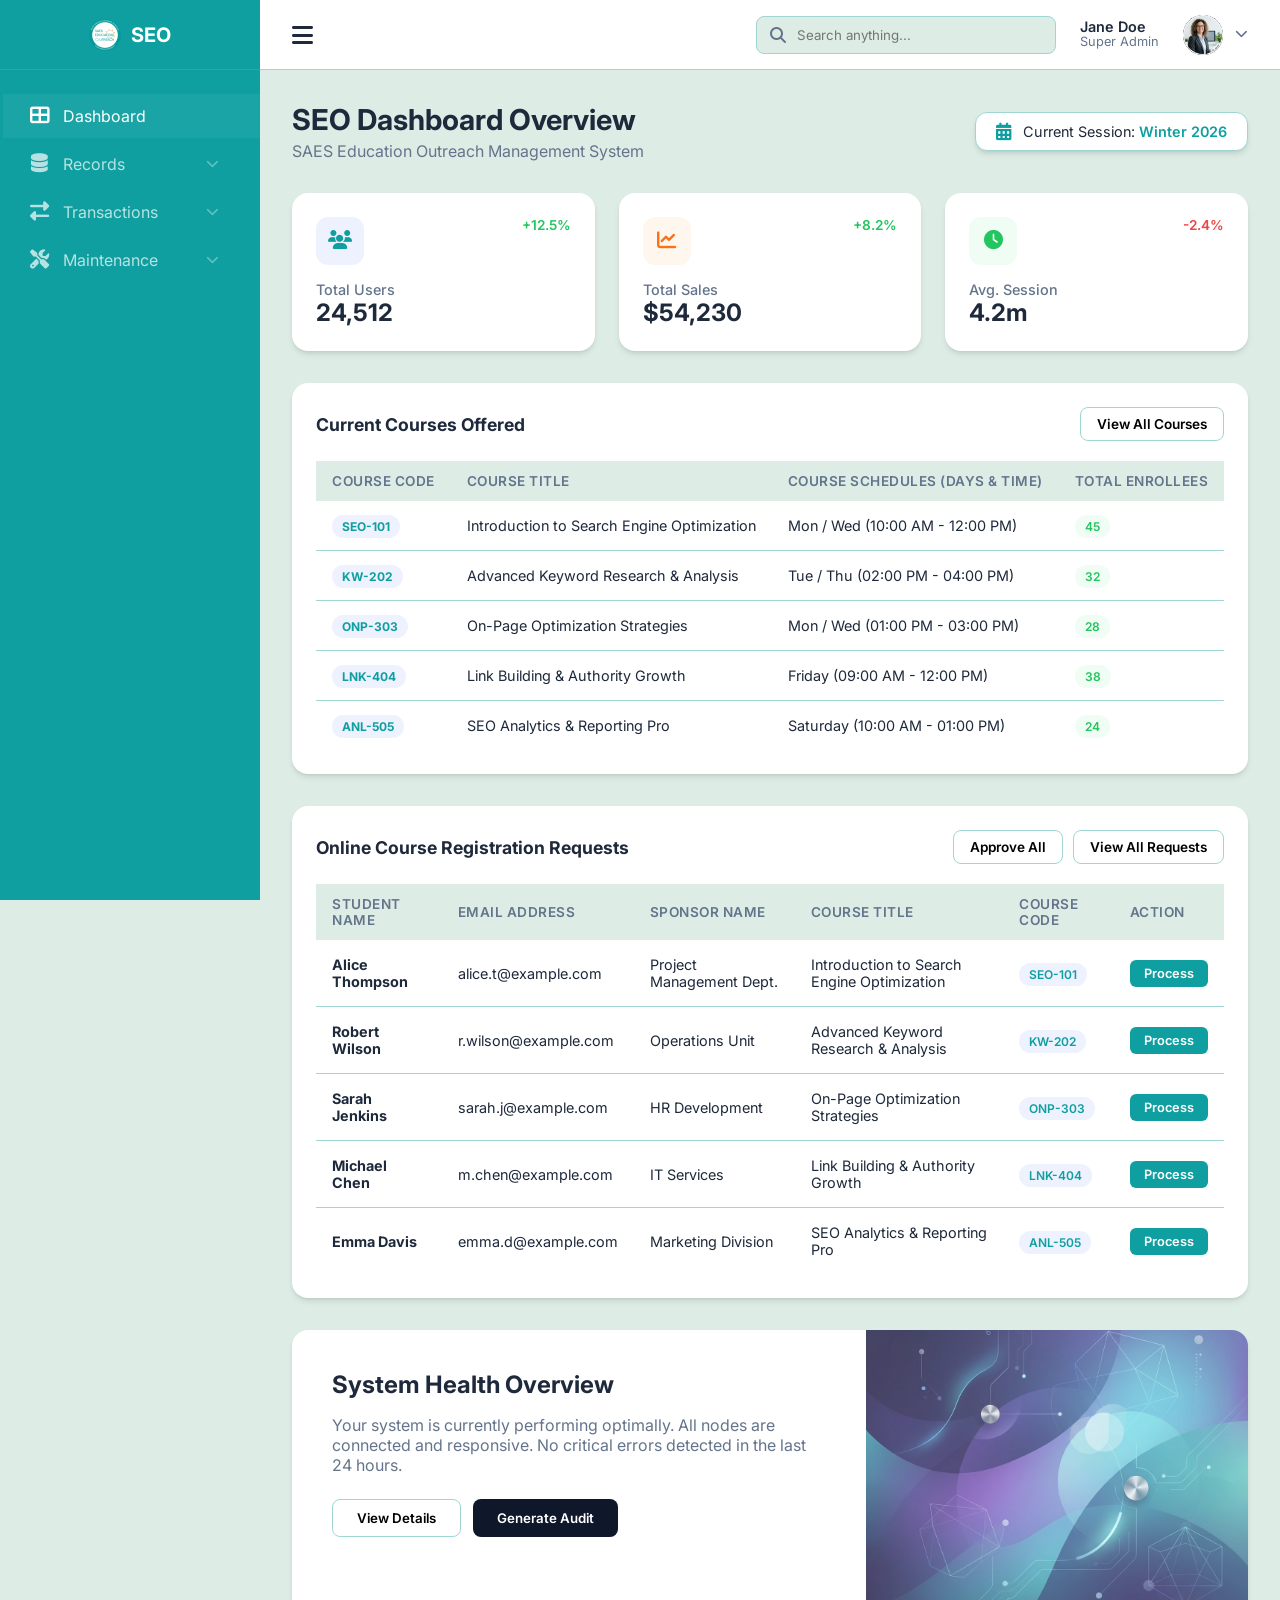
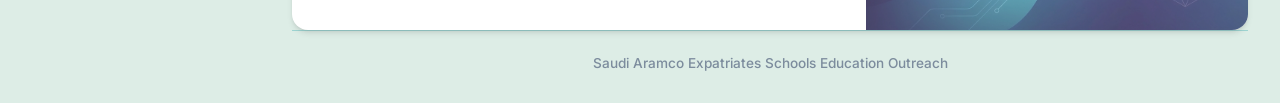
<file: index.html>
<!DOCTYPE html>
<html lang="en">

<head>
  <meta charset="UTF-8">
  <meta name="viewport" content="width=device-width, initial-scale=1.0">
  <title>SEO Admin Panel</title>
  <!-- Fonts -->
  <link rel="preconnect" href="https://fonts.googleapis.com">
  <link rel="preconnect" href="https://fonts.gstatic.com" crossorigin>
  <link href="https://fonts.googleapis.com/css2?family=Inter:wght@400;500;600;700&display=swap" rel="stylesheet">
  <!-- Icons -->
  <link rel="stylesheet" href="https://cdnjs.cloudflare.com/ajax/libs/font-awesome/6.4.0/css/all.min.css">
  <link rel="icon" type="image/x-icon" href="assets/images/favicon.ico">
  <!-- Custom Style -->
  <link rel="stylesheet" href="assets/css/style.css">
</head>

<body>

  <div class="app-container">
    <!-- Sidebar -->
    <aside class="sidebar" id="sidebar">
      <div class="sidebar-header" style="justify-content: center; gap: 10px;">
        <img src="assets/images/logo.png" alt="SEO Logo" style="height: 32px;">
        <span class="logo-text">SEO</span>
        <button class="close-sidebar" id="closeSidebar">
          <i class="fas fa-times"></i>
        </button>
      </div>

      <nav class="sidebar-nav">
        <div class="nav-item">
          <a href="#" class="nav-link active">
            <i class="fas fa-th-large"></i>
            <span class="nav-text">Dashboard</span>
          </a>
        </div>

        <div class="nav-item">
          <div class="nav-link" onclick="toggleSubmenu('records-sub')">
            <i class="fas fa-database"></i>
            <span class="nav-text">Records</span>
            <i class="fas fa-chevron-down ml-auto" style="font-size: 0.8rem; opacity: 0.5;"></i>
          </div>
          <div class="submenu" id="records-sub">
            <a href="records.html" class="submenu-link">Registration List</a>
            <a href="#" class="submenu-link">User Records</a>
            <a href="#" class="submenu-link">System Logs</a>
          </div>
        </div>

        <div class="nav-item">
          <div class="nav-link" onclick="toggleSubmenu('trans-sub')">
            <i class="fas fa-exchange-alt"></i>
            <span class="nav-text">Transactions</span>
            <i class="fas fa-chevron-down ml-auto" style="font-size: 0.8rem; opacity: 0.5;"></i>
          </div>
          <div class="submenu" id="trans-sub">
            <a href="registration.html" class="submenu-link">Course Registration</a>
            <a href="#" class="submenu-link">Recent Payments</a>
            <a href="#" class="submenu-link">Invoices</a>
          </div>
        </div>

        <div class="nav-item">
          <div class="nav-link" onclick="toggleSubmenu('maint-sub')">
            <i class="fas fa-tools"></i>
            <span class="nav-text">Maintenance</span>
            <i class="fas fa-chevron-down ml-auto" style="font-size: 0.8rem; opacity: 0.5;"></i>
          </div>
          <div class="submenu" id="maint-sub">
            <a href="courses.html" class="submenu-link">Course Management</a>
            <a href="instructors.html" class="submenu-link">Instructors</a>
            <a href="sponsors.html" class="submenu-link">Sponsors</a>
            <a href="sessions.html" class="submenu-link">Sessions</a>
            <a href="locations.html" class="submenu-link">Locations</a>
          </div>
        </div>
      </nav>
    </aside>

    <!-- Main Wrapper -->
    <div class="main-wrapper">
      <!-- Header -->
      <header class="header">
        <div class="header-left">
          <button class="toggle-btn" id="toggleBtn">
            <i class="fas fa-bars"></i>
          </button>
        </div>

        <div class="header-right">
          <div class="search-bar">
            <i class="fas fa-search"></i>
            <input type="text" placeholder="Search anything...">
          </div>
          <div class="user-menu-container">
            <div class="user-profile" id="userProfile">
              <div class="text-right d-none d-md-block" style="margin-right: 12px; font-size: 0.9rem;">
                <p style="font-weight: 600; line-height: 1;">Jane Doe</p>
                <p style="color: var(--text-muted); font-size: 0.8rem;">Super Admin</p>
              </div>
              <img src="assets/images/avatar.png" alt="Profile" class="user-img">
              <i class="fas fa-chevron-down profile-arrow"></i>
            </div>

            <div class="profile-dropdown" id="profileDropdown">
              <div class="dropdown-header">
                <p>Jane Doe</p>
                <span>jane.doe@example.com</span>
              </div>
              <div class="dropdown-divider"></div>
              <a href="#" class="dropdown-item">
                <i class="fas fa-user-cog"></i>
                <span>Profile Settings</span>
              </a>
              <a href="#" class="dropdown-item">
                <i class="fas fa-key"></i>
                <span>Change Password</span>
              </a>
              <div class="dropdown-divider"></div>
              <a href="#" class="dropdown-item logout-link">
                <i class="fas fa-sign-out-alt"></i>
                <span>Logout</span>
              </a>
            </div>
          </div>
        </div>
      </header>

      <!-- Content Area -->
      <main class="content">
        <div style="display: flex; justify-content: space-between; align-items: center; margin-bottom: 32px;">
          <div>
            <h1 style="font-size: 1.8rem; font-weight: 700; margin-bottom: 4px;">SEO Dashboard Overview</h1>
            <p style="color: var(--text-muted);">SAES Education Outreach Management System</p>
          </div>
          <div class="session-badge">
            <i class="fas fa-calendar-alt"></i>
            <span>Current Session: <strong>Winter 2026</strong></span>
          </div>
        </div>

        <!-- Stats Grid -->
        <div class="stats-grid">
          <div class="stat-card">
            <div style="display: flex; justify-content: space-between; margin-bottom: 16px;">
              <div
                style="width: 48px; height: 48px; background: #eef2ff; color: var(--primary); border-radius: 12px; display: flex; align-items: center; justify-content: center;">
                <i class="fas fa-users" style="font-size: 1.2rem;"></i>
              </div>
              <span style="color: #22c55e; font-weight: 600; font-size: 0.85rem;">+12.5%</span>
            </div>
            <h3 style="font-size: 0.9rem; color: var(--text-muted); font-weight: 500;">Total Users</h3>
            <p style="font-size: 1.5rem; font-weight: 700;">24,512</p>
          </div>

          <div class="stat-card">
            <div style="display: flex; justify-content: space-between; margin-bottom: 16px;">
              <div
                style="width: 48px; height: 48px; background: #fff7ed; color: #f97316; border-radius: 12px; display: flex; align-items: center; justify-content: center;">
                <i class="fas fa-chart-line" style="font-size: 1.2rem;"></i>
              </div>
              <span style="color: #22c55e; font-weight: 600; font-size: 0.85rem;">+8.2%</span>
            </div>
            <h3 style="font-size: 0.9rem; color: var(--text-muted); font-weight: 500;">Total Sales</h3>
            <p style="font-size: 1.5rem; font-weight: 700;">$54,230</p>
          </div>

          <div class="stat-card">
            <div style="display: flex; justify-content: space-between; margin-bottom: 16px;">
              <div
                style="width: 48px; height: 48px; background: #f0fdf4; color: #22c55e; border-radius: 12px; display: flex; align-items: center; justify-content: center;">
                <i class="fas fa-clock" style="font-size: 1.2rem;"></i>
              </div>
              <span style="color: #ef4444; font-weight: 600; font-size: 0.85rem;">-2.4%</span>
            </div>
            <h3 style="font-size: 0.9rem; color: var(--text-muted); font-weight: 500;">Avg. Session</h3>
            <p style="font-size: 1.5rem; font-weight: 700;">4.2m</p>
          </div>
        </div>

        <!-- Courses Table -->
        <div class="card-section">
          <div class="card-header">
            <h2 class="card-title">Current Courses Offered</h2>
            <button class="btn-outline">View All Courses</button>
          </div>
          <div class="table-responsive">
            <table class="data-table">
              <thead>
                <tr>
                  <th>Course Code</th>
                  <th>Course Title</th>
                  <th>Course Schedules (Days & Time)</th>
                  <th>Total Enrollees</th>
                </tr>
              </thead>
              <tbody>
                <tr>
                  <td><span class="badge code text-bold">SEO-101</span></td>
                  <td>Introduction to Search Engine Optimization</td>
                  <td>Mon / Wed (10:00 AM - 12:00 PM)</td>
                  <td><span class="badge enrollees">45</span></td>
                </tr>
                <tr>
                  <td><span class="badge code text-bold">KW-202</span></td>
                  <td>Advanced Keyword Research & Analysis</td>
                  <td>Tue / Thu (02:00 PM - 04:00 PM)</td>
                  <td><span class="badge enrollees">32</span></td>
                </tr>
                <tr>
                  <td><span class="badge code text-bold">ONP-303</span></td>
                  <td>On-Page Optimization Strategies</td>
                  <td>Mon / Wed (01:00 PM - 03:00 PM)</td>
                  <td><span class="badge enrollees">28</span></td>
                </tr>
                <tr>
                  <td><span class="badge code text-bold">LNK-404</span></td>
                  <td>Link Building & Authority Growth</td>
                  <td>Friday (09:00 AM - 12:00 PM)</td>
                  <td><span class="badge enrollees">38</span></td>
                </tr>
                <tr>
                  <td><span class="badge code text-bold">ANL-505</span></td>
                  <td>SEO Analytics & Reporting Pro</td>
                  <td>Saturday (10:00 AM - 01:00 PM)</td>
                  <td><span class="badge enrollees">24</span></td>
                </tr>
              </tbody>
            </table>
          </div>
        </div>

        <!-- Registration Requests Table -->
        <div class="card-section">
          <div class="card-header">
            <h2 class="card-title">Online Course Registration Requests</h2>
            <div style="display: flex; gap: 10px;">
              <button class="btn-outline">Approve All</button>
              <button class="btn-outline">View All Requests</button>
            </div>
          </div>
          <div class="table-responsive">
            <table class="data-table">
              <thead>
                <tr>
                  <th>Student Name</th>
                  <th>Email Address</th>
                  <th>Sponsor Name</th>
                  <th>Course Title</th>
                  <th>Course Code</th>
                  <th>Action</th>
                </tr>
              </thead>
              <tbody>
                <tr>
                  <td class="text-bold">Alice Thompson</td>
                  <td>alice.t@example.com</td>
                  <td>Project Management Dept.</td>
                  <td>Introduction to Search Engine Optimization</td>
                  <td><span class="badge code">SEO-101</span></td>
                  <td><button class="btn-process">Process</button></td>
                </tr>
                <tr>
                  <td class="text-bold">Robert Wilson</td>
                  <td>r.wilson@example.com</td>
                  <td>Operations Unit</td>
                  <td>Advanced Keyword Research & Analysis</td>
                  <td><span class="badge code">KW-202</span></td>
                  <td><button class="btn-process">Process</button></td>
                </tr>
                <tr>
                  <td class="text-bold">Sarah Jenkins</td>
                  <td>sarah.j@example.com</td>
                  <td>HR Development</td>
                  <td>On-Page Optimization Strategies</td>
                  <td><span class="badge code">ONP-303</span></td>
                  <td><button class="btn-process">Process</button></td>
                </tr>
                <tr>
                  <td class="text-bold">Michael Chen</td>
                  <td>m.chen@example.com</td>
                  <td>IT Services</td>
                  <td>Link Building & Authority Growth</td>
                  <td><span class="badge code">LNK-404</span></td>
                  <td><button class="btn-process">Process</button></td>
                </tr>
                <tr>
                  <td class="text-bold">Emma Davis</td>
                  <td>emma.d@example.com</td>
                  <td>Marketing Division</td>
                  <td>SEO Analytics & Reporting Pro</td>
                  <td><span class="badge code">ANL-505</span></td>
                  <td><button class="btn-process">Process</button></td>
                </tr>
              </tbody>
            </table>
          </div>
        </div>

        <!-- Main Section -->
        <div
          style="background: var(--bg-card); border-radius: 16px; box-shadow: var(--shadow); padding: 0; overflow: hidden; position: relative; min-height: 300px;">
          <img src="assets/images/dash_bg.png" alt="Illustration"
            style="position: absolute; right: 0; top: 0; height: 100%; width: 40%; object-fit: cover; opacity: 0.8;">
          <div style="padding: 40px; position: relative; z-index: 10; width: 60%;">
            <h2 style="font-size: 1.5rem; font-weight: 700; margin-bottom: 16px;">System Health Overview</h2>
            <p style="color: var(--text-muted); margin-bottom: 24px;">Your system is currently performing optimally. All
              nodes are connected and responsive. No critical errors detected in the last 24 hours.</p>
            <div style="display: flex; gap: 12px;">
              <button
                style="padding: 10px 24px; border: 1.5px solid var(--border); border-radius: 8px; font-weight: 600; cursor: pointer; background: white;">View
                Details</button>
              <button
                style="padding: 10px 24px; background: #0f172a; color: white; border: none; border-radius: 8px; font-weight: 600; cursor: pointer;">Generate
                Audit</button>
            </div>
          </div>
        </div>

        <footer class="app-footer">
          <p>Saudi Aramco Expatriates Schools Education Outreach</p>
        </footer>
      </main>
    </div>
  </div>

  <button id="backToTop" class="back-to-top" title="Go to top">
    <i class="fas fa-chevron-up"></i>
  </button>

  <!-- Scripts -->
  <script>
    const sidebar = document.getElementById('sidebar');
    const toggleBtn = document.getElementById('toggleBtn');
    const isMobile = () => window.innerWidth <= 1024;

    toggleBtn.addEventListener('click', () => {
      if (isMobile()) {
        sidebar.classList.add('mobile-open');
      } else {
        sidebar.classList.toggle('collapsed');
      }
    });

    const closeSidebar = document.getElementById('closeSidebar');
    closeSidebar.addEventListener('click', () => {
      sidebar.classList.remove('mobile-open');
    });

    function toggleSubmenu(id) {
      const submenu = document.getElementById(id);
      const parent = submenu.previousElementSibling;
      const icon = parent.querySelector('.fa-chevron-down');

      // Expand sidebar if it's collapsed
      if (sidebar.classList.contains('collapsed')) {
        sidebar.classList.remove('collapsed');
      }

      submenu.classList.toggle('open');

      if (submenu.classList.contains('open')) {
        icon.style.transform = 'rotate(180deg)';
        icon.style.transition = '0.3s';
      } else {
        icon.style.transform = 'rotate(0deg)';
      }
    }

    // Handle window resize
    window.addEventListener('resize', () => {
      if (!isMobile()) {
        sidebar.classList.remove('mobile-open');
      }
    });

    // Profile Dropdown Toggle
    const userProfile = document.getElementById('userProfile');
    const profileDropdown = document.getElementById('profileDropdown');

    userProfile.addEventListener('click', (e) => {
      e.stopPropagation();
      profileDropdown.classList.toggle('show');
    });

    // Close dropdown when clicking outside
    window.addEventListener('click', (e) => {
      if (!userProfile.contains(e.target) && !profileDropdown.contains(e.target)) {
        profileDropdown.classList.remove('show');
      }
    });

    // Go to Top Button Logic
    const backToTop = document.getElementById('backToTop');

    window.addEventListener('scroll', () => {
      if (window.scrollY > 300) {
        backToTop.classList.add('show');
      } else {
        backToTop.classList.remove('show');
      }
    });

    backToTop.addEventListener('click', () => {
      window.scrollTo({
        top: 0,
        behavior: 'smooth'
      });
    });
  </script>
</body>

</html>
</file>
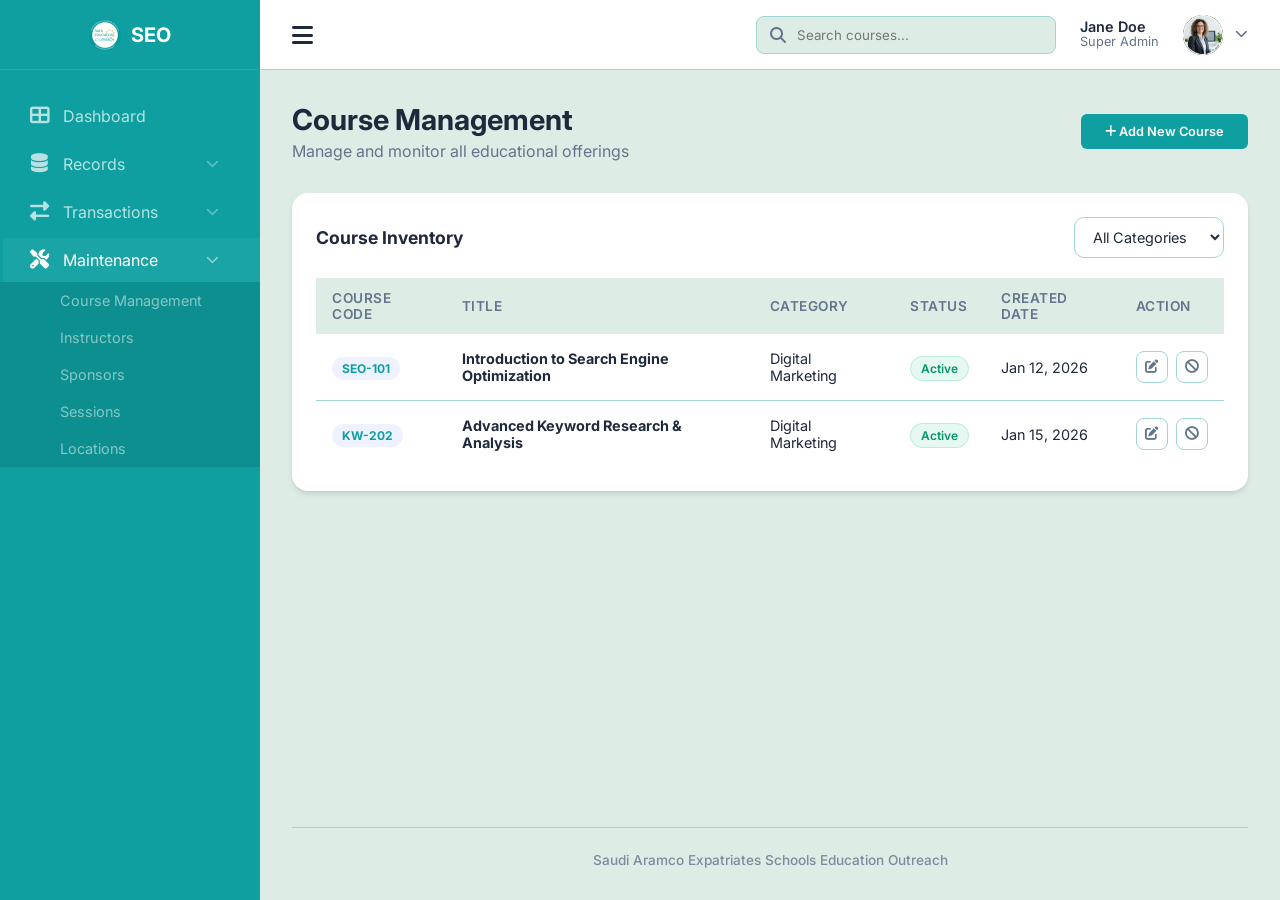
<file: courses.html>
<!DOCTYPE html>
<html lang="en">

<head>
    <meta charset="UTF-8">
    <meta name="viewport" content="width=device-width, initial-scale=1.0">
    <title>Course Management - SAES Education Outreach</title>
    <!-- Fonts -->
    <link rel="preconnect" href="https://fonts.googleapis.com">
    <link rel="preconnect" href="https://fonts.gstatic.com" crossorigin>
    <link href="https://fonts.googleapis.com/css2?family=Inter:wght@400;500;600;700&display=swap" rel="stylesheet">
    <!-- Icons -->
    <link rel="stylesheet" href="https://cdnjs.cloudflare.com/ajax/libs/font-awesome/6.4.0/css/all.min.css">
    <link rel="icon" type="image/x-icon" href="assets/images/favicon.ico">
    <!-- Custom Style -->
    <link rel="stylesheet" href="assets/css/style.css">
</head>

<body>

    <div class="app-container">
        <!-- Sidebar -->
        <aside class="sidebar" id="sidebar">
            <div class="sidebar-header" style="justify-content: center; gap: 10px;">
                <img src="assets/images/logo.png" alt="SEO Logo" style="height: 32px;">
                <span class="logo-text">SEO</span>
                <button class="close-sidebar" id="closeSidebar">
                    <i class="fas fa-times"></i>
                </button>
            </div>

            <nav class="sidebar-nav">
                <div class="nav-item">
                    <a href="index.html" class="nav-link">
                        <i class="fas fa-th-large"></i>
                        <span class="nav-text">Dashboard</span>
                    </a>
                </div>

                <div class="nav-item">
                    <div class="nav-link" onclick="toggleSubmenu('records-sub')">
                        <i class="fas fa-database"></i>
                        <span class="nav-text">Records</span>
                        <i class="fas fa-chevron-down ml-auto" style="font-size: 0.8rem; opacity: 0.5;"></i>
                    </div>
                    <div class="submenu" id="records-sub">
                        <a href="records.html" class="submenu-link">Registration List</a>
                        <a href="#" class="submenu-link">User Records</a>
                        <a href="#" class="submenu-link">System Logs</a>
                    </div>
                </div>

                <div class="nav-item">
                    <div class="nav-link" onclick="toggleSubmenu('trans-sub')">
                        <i class="fas fa-exchange-alt"></i>
                        <span class="nav-text">Transactions</span>
                        <i class="fas fa-chevron-down ml-auto" style="font-size: 0.8rem; opacity: 0.5;"></i>
                    </div>
                    <div class="submenu" id="trans-sub">
                        <a href="registration.html" class="submenu-link">Course Registration</a>
                        <a href="#" class="submenu-link">Recent Payments</a>
                        <a href="#" class="submenu-link">Invoices</a>
                    </div>
                </div>

                <div class="nav-item">
                    <div class="nav-link active" onclick="toggleSubmenu('maint-sub')">
                        <i class="fas fa-tools"></i>
                        <span class="nav-text">Maintenance</span>
                        <i class="fas fa-chevron-down ml-auto" style="font-size: 0.8rem; opacity: 0.5;"></i>
                    </div>
                    <div class="submenu open" id="maint-sub">
                        <a href="courses.html" class="submenu-link active">Course Management</a>
                        <a href="instructors.html" class="submenu-link">Instructors</a>
                        <a href="sponsors.html" class="submenu-link">Sponsors</a>
                        <a href="sessions.html" class="submenu-link">Sessions</a>
                        <a href="locations.html" class="submenu-link">Locations</a>
                    </div>
                </div>
            </nav>
        </aside>

        <!-- Main Wrapper -->
        <div class="main-wrapper">
            <!-- Header -->
            <header class="header">
                <div class="header-left">
                    <button class="toggle-btn" id="toggleBtn">
                        <i class="fas fa-bars"></i>
                    </button>
                </div>

                <div class="header-right">
                    <div class="search-bar">
                        <i class="fas fa-search"></i>
                        <input type="text" placeholder="Search courses...">
                    </div>
                    <div class="user-menu-container">
                        <div class="user-profile" id="userProfile">
                            <div class="text-right d-none d-md-block" style="margin-right: 12px; font-size: 0.9rem;">
                                <p style="font-weight: 600; line-height: 1;">Jane Doe</p>
                                <p style="color: var(--text-muted); font-size: 0.8rem;">Super Admin</p>
                            </div>
                            <img src="assets/images/avatar.png" alt="Profile" class="user-img">
                            <i class="fas fa-chevron-down profile-arrow"></i>
                        </div>

                        <div class="profile-dropdown" id="profileDropdown">
                            <div class="dropdown-header">
                                <p>Jane Doe</p>
                                <span>jane.doe@example.com</span>
                            </div>
                            <div class="dropdown-divider"></div>
                            <a href="#" class="dropdown-item logout-link">
                                <i class="fas fa-sign-out-alt"></i>
                                <span>Logout</span>
                            </a>
                        </div>
                    </div>
                </div>
            </header>

            <!-- Content Area -->
            <main class="content">
                <div style="display: flex; justify-content: space-between; align-items: center; margin-bottom: 32px;">
                    <div>
                        <h1 style="font-size: 1.8rem; font-weight: 700; margin-bottom: 4px;">Course Management</h1>
                        <p style="color: var(--text-muted);">Manage and monitor all educational offerings</p>
                    </div>
                    <button class="btn-process" style="padding: 10px 24px;"><i class="fas fa-plus"></i> Add New
                        Course</button>
                </div>

                <!-- Courses Table -->
                <div class="card-section">
                    <div class="card-header">
                        <h2 class="card-title">Course Inventory</h2>
                        <div style="display: flex; gap: 10px;">
                            <select class="filter-select" style="min-width: 150px;">
                                <option value="all">All Categories</option>
                                <option value="seo">SEO</option>
                                <option value="tech">Technology</option>
                            </select>
                        </div>
                    </div>
                    <div class="table-responsive">
                        <table class="data-table">
                            <thead>
                                <tr>
                                    <th>Course Code</th>
                                    <th>Title</th>
                                    <th>Category</th>
                                    <th>Status</th>
                                    <th>Created Date</th>
                                    <th>Action</th>
                                </tr>
                            </thead>
                            <tbody>
                                <tr>
                                    <td><span class="badge code text-bold">SEO-101</span></td>
                                    <td class="text-bold">Introduction to Search Engine Optimization</td>
                                    <td>Digital Marketing</td>
                                    <td><span class="badge status-approved">Active</span></td>
                                    <td>Jan 12, 2026</td>
                                    <td>
                                        <div class="action-buttons">
                                            <button class="btn-icon" title="Edit"><i class="fas fa-edit"></i></button>
                                            <button class="btn-icon reject" title="Deactivate"><i
                                                    class="fas fa-ban"></i></button>
                                        </div>
                                    </td>
                                </tr>
                                <tr>
                                    <td><span class="badge code text-bold">KW-202</span></td>
                                    <td class="text-bold">Advanced Keyword Research & Analysis</td>
                                    <td>Digital Marketing</td>
                                    <td><span class="badge status-approved">Active</span></td>
                                    <td>Jan 15, 2026</td>
                                    <td>
                                        <div class="action-buttons">
                                            <button class="btn-icon" title="Edit"><i class="fas fa-edit"></i></button>
                                            <button class="btn-icon reject" title="Deactivate"><i
                                                    class="fas fa-ban"></i></button>
                                        </div>
                                    </td>
                                </tr>
                            </tbody>
                        </table>
                    </div>
                </div>

                <footer class="app-footer">
                    <p>Saudi Aramco Expatriates Schools Education Outreach</p>
                </footer>
            </main>
        </div>
    </div>

    <button id="backToTop" class="back-to-top" title="Go to top">
        <i class="fas fa-chevron-up"></i>
    </button>

    <!-- Scripts -->
    <script>
        const sidebar = document.getElementById('sidebar');
        const toggleBtn = document.getElementById('toggleBtn');
        const isMobile = () => window.innerWidth <= 1024;

        toggleBtn.addEventListener('click', () => {
            if (isMobile()) {
                sidebar.classList.add('mobile-open');
            } else {
                sidebar.classList.toggle('collapsed');
            }
        });

        const closeSidebar = document.getElementById('closeSidebar');
        closeSidebar.addEventListener('click', () => {
            sidebar.classList.remove('mobile-open');
        });

        function toggleSubmenu(id) {
            const submenu = document.getElementById(id);
            const parent = submenu.previousElementSibling;
            const icon = parent.querySelector('.fa-chevron-down');

            if (sidebar.classList.contains('collapsed')) {
                sidebar.classList.remove('collapsed');
            }

            submenu.classList.toggle('open');

            if (submenu.classList.contains('open')) {
                icon.style.transform = 'rotate(180deg)';
                icon.style.transition = '0.3s';
            } else {
                icon.style.transform = 'rotate(0deg)';
            }
        }

        const userProfile = document.getElementById('userProfile');
        const profileDropdown = document.getElementById('profileDropdown');

        userProfile.addEventListener('click', (e) => {
            e.stopPropagation();
            profileDropdown.classList.toggle('show');
        });

        window.addEventListener('click', (e) => {
            if (!userProfile.contains(e.target) && !profileDropdown.contains(e.target)) {
                profileDropdown.classList.remove('show');
            }
        });
    </script>
</body>

</html>
</file>
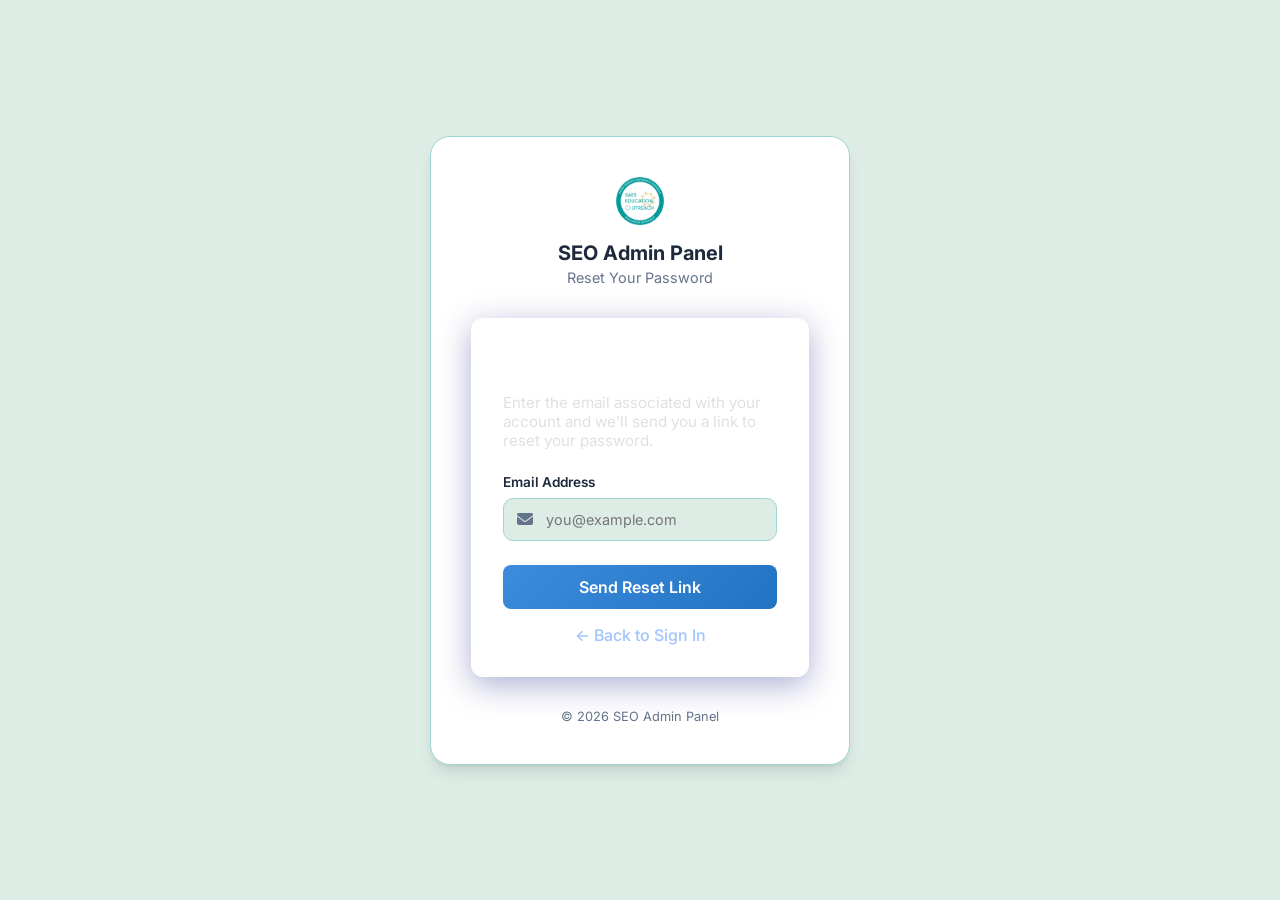
<file: forget_password.html>
<!DOCTYPE html <html lang="en">

<head>
    <meta charset="UTF-8">
    <meta name="viewport" content="width=device-width, initial-scale=1.0">
    <title>Forgot Password - SEO Admin Panel</title>
    <!-- Fonts -->
    <link rel="preconnect" href="https://fonts.googleapis.com">
    <link rel="preconnect" href="https://fonts.gstatic.com" crossorigin>
    <link href="https://fonts.googleapis.com/css2?family=Inter:wght@400;500;600;700&display=swap" rel="stylesheet">
    <!-- Icons -->
    <link rel="stylesheet" href="https://cdnjs.cloudflare.com/ajax/libs/font-awesome/6.4.0/css/all.min.css">
    <link rel="icon" type="image/x-icon" href="assets/images/favicon.ico">
    <!-- Custom Style -->
    <link rel="stylesheet" href="assets/css/style.css">
    <style>
        /* Glassmorphism card for the reset form */
        .reset-card {
            background: rgba(255, 255, 255, 0.12);
            backdrop-filter: blur(12px);
            border-radius: 12px;
            padding: 2rem;
            max-width: 420px;
            width: 100%;
            box-shadow: 0 8px 32px 0 rgba(31, 38, 135, 0.37);
        }

        .reset-title {
            font-size: 1.8rem;
            font-weight: 600;
            margin-bottom: 0.5rem;
            color: #fff;
        }

        .reset-subtitle {
            font-size: 0.95rem;
            margin-bottom: 1.5rem;
            color: #e0e0e0;
        }

        .reset-btn {
            background: linear-gradient(135deg, hsl(210, 70%, 55%), hsl(210, 70%, 45%));
            color: #fff;
            border: none;
            width: 100%;
            padding: 0.75rem;
            border-radius: 8px;
            font-weight: 600;
            cursor: pointer;
            transition: transform 0.2s ease, background 0.3s ease;
        }

        .reset-btn:hover {
            transform: translateY(-2px);
            background: linear-gradient(135deg, hsl(210, 70%, 60%), hsl(210, 70%, 50%));
        }

        .login-link {
            color: #a0c4ff;
            text-decoration: none;
            font-weight: 500;
        }

        .login-link:hover {
            text-decoration: underline;
        }
    </style>
</head>

<body class="login-page">
    <div class="login-container">
        <div class="login-card">
            <div class="login-header">
                <img src="assets/images/logo.png" alt="SEO Logo" class="login-logo">
                <h1 class="login-title">SEO Admin Panel</h1>
                <p class="login-subtitle">Reset Your Password</p>
            </div>
            <div class="reset-card">
                <h2 class="reset-title">Forgot Password?</h2>
                <p class="reset-subtitle">Enter the email associated with your account and we’ll send you a link to
                    reset your password.</p>
                <form class="reset-form">
                    <div class="form-group">
                        <label for="reset-email">Email Address</label>
                        <div class="input-wrapper">
                            <i class="fas fa-envelope"></i>
                            <input type="email" id="reset-email" placeholder="you@example.com" required>
                        </div>
                    </div>
                    <button type="submit" class="reset-btn">Send Reset Link</button>
                </form>
                <div style="margin-top:1rem; text-align:center;">
                    <a href="login.html" class="login-link">← Back to Sign In</a>
                </div>
            </div>
            <div class="login-footer">
                <p>&copy; 2026 SEO Admin Panel</p>
            </div>
        </div>
    </div>
    <script>
        // Simple placeholder handler – in a real app you would call an API.
        document.querySelector('.reset-form').addEventListener('submit', function (e) {
            e.preventDefault();
            const email = document.getElementById('reset-email').value;
            alert('If an account exists for ' + email + ', a reset link has been sent.');
            // Redirect back to login after a short pause
            setTimeout(() => { window.location.href = 'login.html'; }, 1500);
        });
    </script>
</body>

</html>
</file>
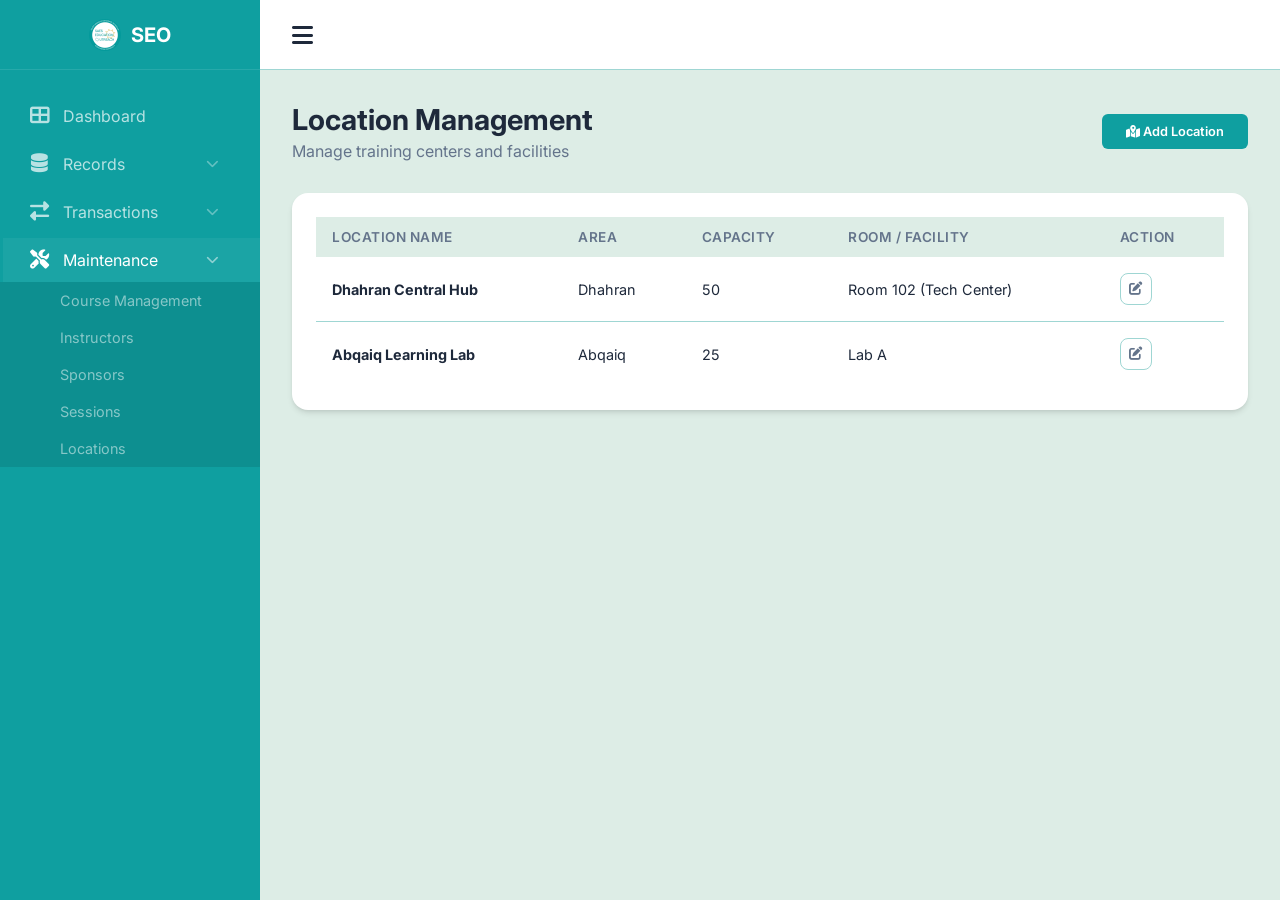
<file: locations.html>
<!DOCTYPE html>
<html lang="en">

<head>
    <meta charset="UTF-8">
    <meta name="viewport" content="width=device-width, initial-scale=1.0">
    <title>Location Management - SAES Education Outreach</title>
    <!-- Fonts -->
    <link rel="preconnect" href="https://fonts.googleapis.com">
    <link rel="preconnect" href="https://fonts.gstatic.com" crossorigin>
    <link href="https://fonts.googleapis.com/css2?family=Inter:wght@400;500;600;700&display=swap" rel="stylesheet">
    <!-- Icons -->
    <link rel="stylesheet" href="https://cdnjs.cloudflare.com/ajax/libs/font-awesome/6.4.0/css/all.min.css">
    <link rel="icon" type="image/x-icon" href="assets/images/favicon.ico">
    <!-- Custom Style -->
    <link rel="stylesheet" href="assets/css/style.css">
</head>

<body>

    <div class="app-container">
        <!-- Sidebar -->
        <aside class="sidebar" id="sidebar">
            <div class="sidebar-header" style="justify-content: center; gap: 10px;">
                <img src="assets/images/logo.png" alt="SEO Logo" style="height: 32px;">
                <span class="logo-text">SEO</span>
                <button class="close-sidebar" id="closeSidebar">
                    <i class="fas fa-times"></i>
                </button>
            </div>

            <nav class="sidebar-nav">
                <div class="nav-item">
                    <a href="index.html" class="nav-link">
                        <i class="fas fa-th-large"></i>
                        <span class="nav-text">Dashboard</span>
                    </a>
                </div>

                <div class="nav-item">
                    <div class="nav-link" onclick="toggleSubmenu('records-sub')">
                        <i class="fas fa-database"></i>
                        <span class="nav-text">Records</span>
                        <i class="fas fa-chevron-down ml-auto" style="font-size: 0.8rem; opacity: 0.5;"></i>
                    </div>
                    <div class="submenu" id="records-sub">
                        <a href="records.html" class="submenu-link">Registration List</a>
                        <a href="#" class="submenu-link">User Records</a>
                        <a href="#" class="submenu-link">System Logs</a>
                    </div>
                </div>

                <div class="nav-item">
                    <div class="nav-link" onclick="toggleSubmenu('trans-sub')">
                        <i class="fas fa-exchange-alt"></i>
                        <span class="nav-text">Transactions</span>
                        <i class="fas fa-chevron-down ml-auto" style="font-size: 0.8rem; opacity: 0.5;"></i>
                    </div>
                    <div class="submenu" id="trans-sub">
                        <a href="registration.html" class="submenu-link">Course Registration</a>
                        <a href="#" class="submenu-link">Recent Payments</a>
                        <a href="#" class="submenu-link">Invoices</a>
                    </div>
                </div>

                <div class="nav-item">
                    <div class="nav-link active" onclick="toggleSubmenu('maint-sub')">
                        <i class="fas fa-tools"></i>
                        <span class="nav-text">Maintenance</span>
                        <i class="fas fa-chevron-down ml-auto" style="font-size: 0.8rem; opacity: 0.5;"></i>
                    </div>
                    <div class="submenu open" id="maint-sub">
                        <a href="courses.html" class="submenu-link">Course Management</a>
                        <a href="instructors.html" class="submenu-link">Instructors</a>
                        <a href="sponsors.html" class="submenu-link">Sponsors</a>
                        <a href="sessions.html" class="submenu-link">Sessions</a>
                        <a href="locations.html" class="submenu-link active">Locations</a>
                    </div>
                </div>
            </nav>
        </aside>

        <div class="main-wrapper">
            <header class="header">
                <div class="header-left">
                    <button class="toggle-btn" id="toggleBtn"><i class="fas fa-bars"></i></button>
                </div>
            </header>

            <main class="content">
                <div style="display: flex; justify-content: space-between; align-items: center; margin-bottom: 32px;">
                    <div>
                        <h1 style="font-size: 1.8rem; font-weight: 700; margin-bottom: 4px;">Location Management</h1>
                        <p style="color: var(--text-muted);">Manage training centers and facilities</p>
                    </div>
                    <button class="btn-process" style="padding: 10px 24px;"><i class="fas fa-map-marked-alt"></i> Add
                        Location</button>
                </div>

                <div class="card-section">
                    <div class="table-responsive">
                        <table class="data-table">
                            <thead>
                                <tr>
                                    <th>Location Name</th>
                                    <th>Area</th>
                                    <th>Capacity</th>
                                    <th>Room / Facility</th>
                                    <th>Action</th>
                                </tr>
                            </thead>
                            <tbody>
                                <tr>
                                    <td class="text-bold">Dhahran Central Hub</td>
                                    <td>Dhahran</td>
                                    <td>50</td>
                                    <td>Room 102 (Tech Center)</td>
                                    <td>
                                        <div class="action-buttons">
                                            <button class="btn-icon"><i class="fas fa-edit"></i></button>
                                        </div>
                                    </td>
                                </tr>
                                <tr>
                                    <td class="text-bold">Abqaiq Learning Lab</td>
                                    <td>Abqaiq</td>
                                    <td>25</td>
                                    <td>Lab A</td>
                                    <td>
                                        <div class="action-buttons">
                                            <button class="btn-icon"><i class="fas fa-edit"></i></button>
                                        </div>
                                    </td>
                                </tr>
                            </tbody>
                        </table>
                    </div>
                </div>
            </main>
        </div>
    </div>

    <script>
        const sidebar = document.getElementById('sidebar');
        const toggleBtn = document.getElementById('toggleBtn');
        toggleBtn.addEventListener('click', () => sidebar.classList.toggle('collapsed'));
        function toggleSubmenu(id) { document.getElementById(id).classList.toggle('open'); }
    </script>
</body>

</html>
</file>
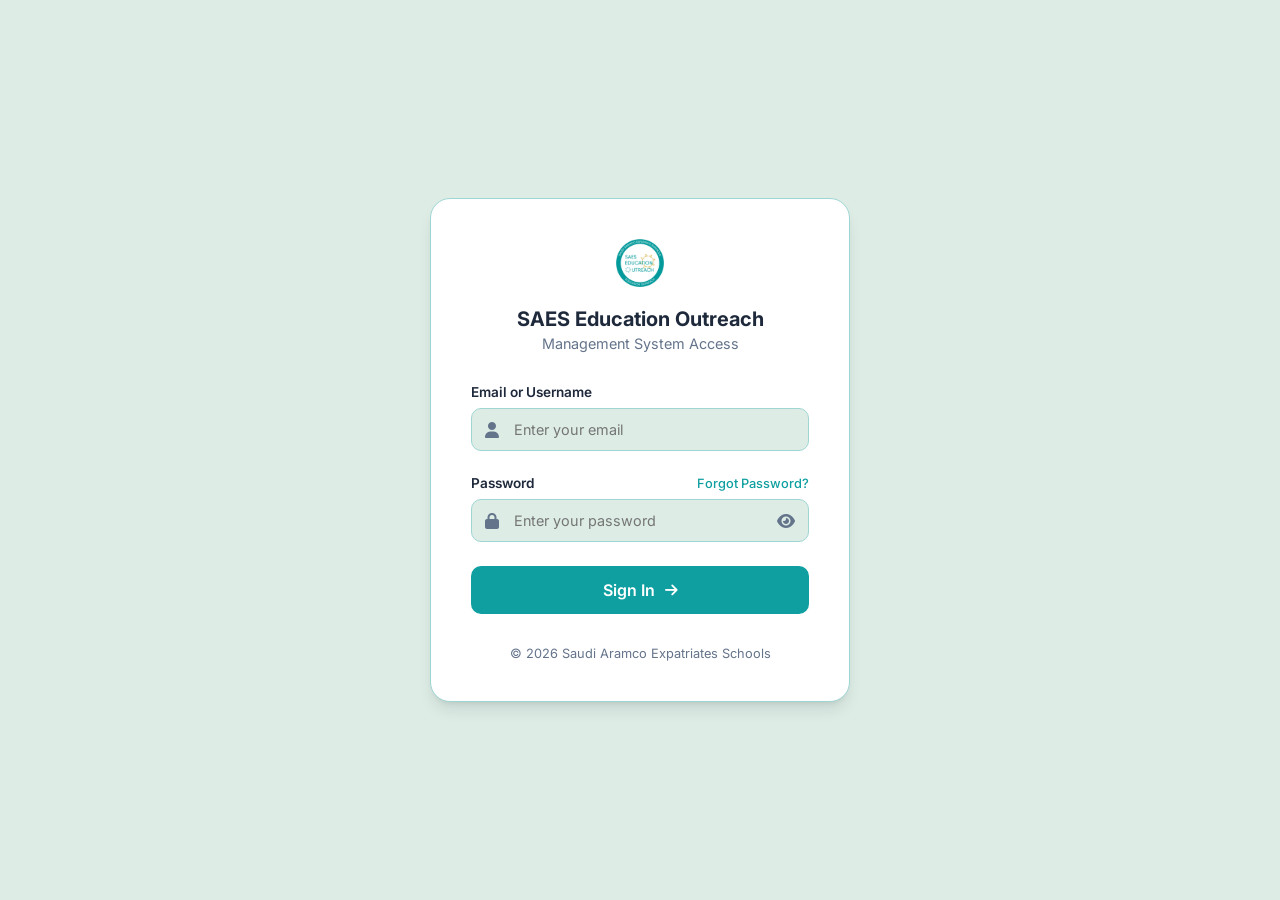
<file: login.html>
<!DOCTYPE html>
<html lang="en">

<head>
    <meta charset="UTF-8">
    <meta name="viewport" content="width=device-width, initial-scale=1.0">
    <title>Login - SAES Education Outreach</title>
    <!-- Fonts -->
    <link rel="preconnect" href="https://fonts.googleapis.com">
    <link rel="preconnect" href="https://fonts.gstatic.com" crossorigin>
    <link href="https://fonts.googleapis.com/css2?family=Inter:wght@400;500;600;700&display=swap" rel="stylesheet">
    <!-- Icons -->
    <link rel="stylesheet" href="https://cdnjs.cloudflare.com/ajax/libs/font-awesome/6.4.0/css/all.min.css">
    <link rel="icon" type="image/x-icon" href="assets/images/favicon.ico">
    <!-- Custom Style -->
    <link rel="stylesheet" href="assets/css/style.css">
    <style>
        /* Modal overlay */
        .modal.hidden {
            display: none;
        }

        .modal {
            position: fixed;
            inset: 0;
            display: flex;
            align-items: center;
            justify-content: center;
            z-index: 1000;
        }

        .modal-overlay {
            position: absolute;
            inset: 0;
            background: rgba(0, 0, 0, 0.6);
            backdrop-filter: blur(4px);
        }

        .modal-content {
            position: relative;
            /* background: rgba(255, 255, 255, 0.12); */
            background: var( --primary);
            backdrop-filter: blur(12px);
            border-radius: 12px;
            padding: 2rem;
            max-width: 420px;
            width: 90%;
            box-shadow: 0 8px 32px 0 rgba(31, 38, 135, 0.37);
            color: #fff;
        }

        .modal-close {
            position: absolute;
            top: 0.5rem;
            right: 0.5rem;
            background: transparent;
            border: none;
            color: #fff;
            font-size: 1.2rem;
            cursor: pointer;
        }

        .modal-close i {
            pointer-events: none;
        }

        /* Modal fade/slide animation */
        .modal {
            opacity: 0;
            transition: opacity 0.3s ease;
        }

        .modal.show {
            opacity: 1;
        }

        .modal-content {
            transform: translateY(-20px);
            transition: transform 0.3s ease;
        }

        .modal.show .modal-content {
            transform: translateY(0);
        }

        .modal-close:hover {
            color: #ff6b6b;
        }
    </style>
</head>

<body class="login-page">

    <div class="login-container">
        <div class="login-card">
            <div class="login-header">
                <img src="assets/images/logo.png" alt="SAES Logo" class="login-logo">
                <h1 class="login-title">SAES Education Outreach</h1>
                <p class="login-subtitle">Management System Access</p>
            </div>

            <form class="login-form">
                <div class="form-group">
                    <label for="username">Email or Username</label>
                    <div class="input-wrapper">
                        <i class="fas fa-user"></i>
                        <input type="text" id="username" placeholder="Enter your email" required>
                    </div>
                </div>

                <div class="form-group">
                    <div
                        style="display: flex; justify-content: space-between; align-items: center; margin-bottom: 8px;">
                        <label for="password" style="margin-bottom: 0;">Password</label>
                        <a href="#" class="forgot-link" id="openForgotModal">Forgot Password?</a>
                    </div>
                    <div class="input-wrapper">
                        <i class="fas fa-lock"></i>
                        <input type="password" id="password" placeholder="Enter your password" required>
                        <button type="button" class="password-toggle" id="passwordToggle">
                            <i class="fas fa-eye"></i>
                        </button>
                    </div>
                </div>

                <button type="submit" class="login-btn">
                    Sign In
                    <i class="fas fa-arrow-right"></i>
                </button>
            </form>

            <div class="login-footer">
                <p>&copy; 2026 Saudi Aramco Expatriates Schools</p>
            </div>
        </div>
    </div>
    <!-- Forgot Password Modal -->
    <div id="forgotModal" class="modal hidden" role="dialog" aria-modal="true" aria-labelledby="modalTitle">
        <div class="modal-overlay"></div>
        <div class="modal-content">
            <button class="modal-close" id="closeForgotModal" title="Close"><i class="fas fa-times"></i></button>
            <h2 class="reset-title" id="modalTitle">Forgot Password?</h2>
            <p class="reset-subtitle">Enter your email and we&apos;ll send a reset link.</p>
            <form class="reset-form">
                <div class="form-group">
                    <label for="modal-email">Email Address</label>
                    <div class="input-wrapper">
                        <i class="fas fa-envelope"></i>
                        <input type="email" id="modal-email" placeholder="you@example.com" required>
                    </div>
                </div>
                <button type="submit" class="reset-btn">Send Reset Link</button>
            </form>
        </div>
    </div>

    <script>
        const passwordInput = document.getElementById('password');
        const passwordToggle = document.getElementById('passwordToggle');
        const toggleIcon = passwordToggle.querySelector('i');

        passwordToggle.addEventListener('click', () => {
            const type = passwordInput.getAttribute('type') === 'password' ? 'text' : 'password';
            passwordInput.setAttribute('type', type);

            toggleIcon.classList.toggle('fa-eye');
            toggleIcon.classList.toggle('fa-eye-slash');
        });

        // Handle form submission (placeholder)
        document.querySelector('.login-form').addEventListener('submit', (e) => {
            e.preventDefault();
            window.location.href = 'index.html';
        });

        // Modal open/close logic
        const modal = document.getElementById('forgotModal');
        const openBtn = document.getElementById('openForgotModal');
        const closeBtn = document.getElementById('closeForgotModal');
        openBtn.addEventListener('click', (e) => {
            e.preventDefault();
            modal.classList.remove('hidden');
            modal.classList.add('show');
            document.getElementById('modal-email').focus();
        });
        closeBtn.addEventListener('click', () => {
            modal.classList.remove('show');
            modal.classList.add('hidden');
        });
        // Close when clicking outside content
        modal.querySelector('.modal-overlay').addEventListener('click', () => {
            modal.classList.remove('show');
            modal.classList.add('hidden');
        });
        // Modal form submit
        // Close on Escape key
        document.addEventListener('keydown', function (e) {
            if (e.key === 'Escape' && !modal.classList.contains('hidden')) {
                modal.classList.remove('show');
                modal.classList.add('hidden');
            }
        });
        modal.querySelector('.reset-form').addEventListener('submit', function (e) {
            e.preventDefault();
            const email = document.getElementById('modal-email').value;
            alert('If an account exists for ' + email + ', a reset link has been sent.');
            modal.classList.add('hidden');
        });
    </script>
</body>

</html>
</file>
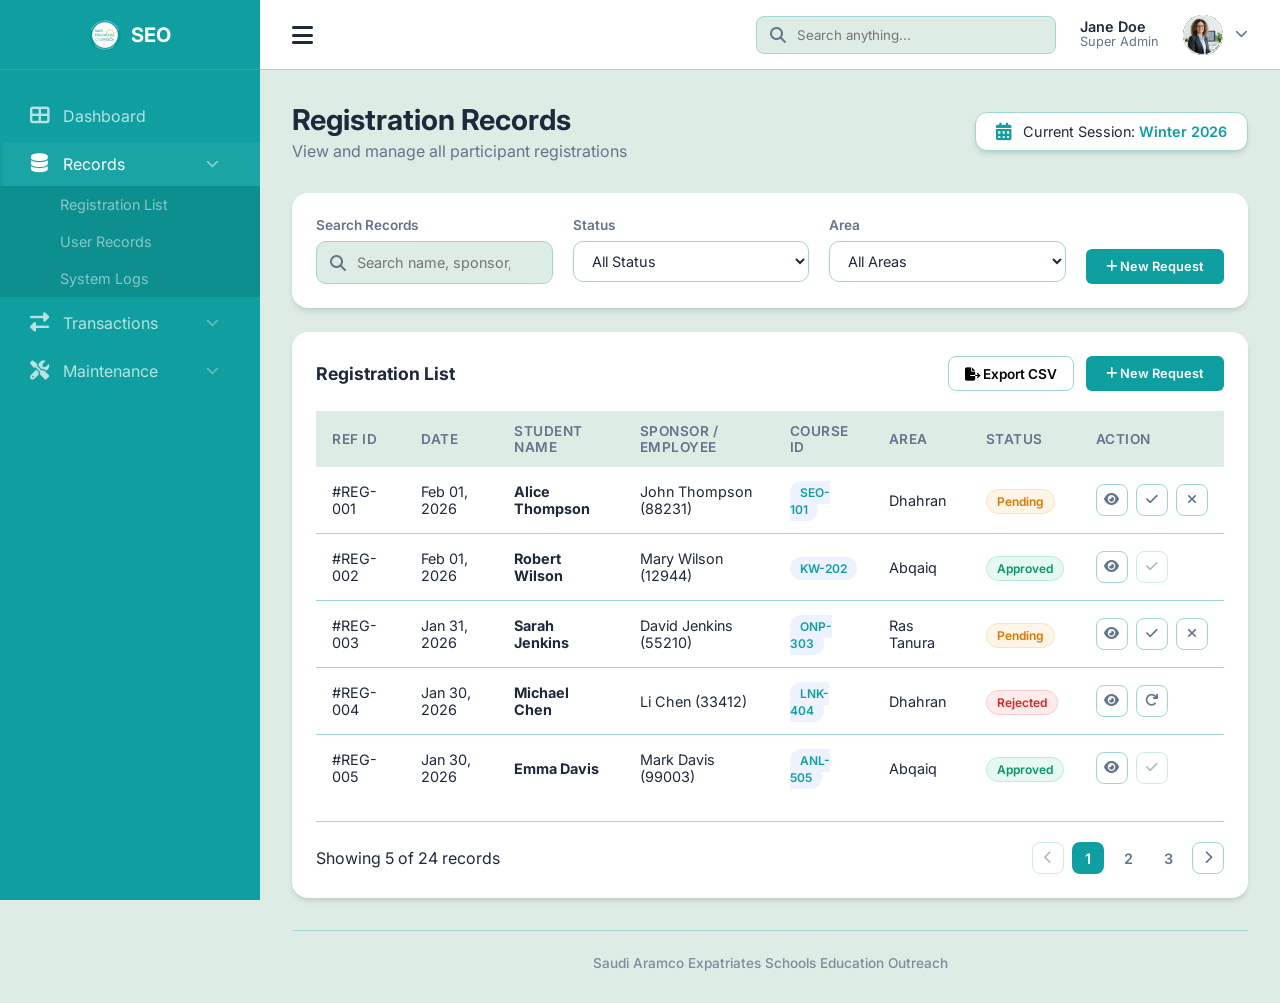
<file: records.html>
<!DOCTYPE html>
<html lang="en">

<head>
    <meta charset="UTF-8">
    <meta name="viewport" content="width=device-width, initial-scale=1.0">
    <title>Registration Records - SAES Education Outreach</title>
    <!-- Fonts -->
    <link rel="preconnect" href="https://fonts.googleapis.com">
    <link rel="preconnect" href="https://fonts.gstatic.com" crossorigin>
    <link href="https://fonts.googleapis.com/css2?family=Inter:wght@400;500;600;700&display=swap" rel="stylesheet">
    <!-- Icons -->
    <link rel="stylesheet" href="https://cdnjs.cloudflare.com/ajax/libs/font-awesome/6.4.0/css/all.min.css">
    <link rel="icon" type="image/x-icon" href="assets/images/favicon.ico">
    <!-- Custom Style -->
    <link rel="stylesheet" href="assets/css/style.css">
</head>

<body>

    <div class="app-container">
        <!-- Sidebar -->
        <aside class="sidebar" id="sidebar">
            <div class="sidebar-header" style="justify-content: center; gap: 10px;">
                <img src="assets/images/logo.png" alt="SEO Logo" style="height: 32px;">
                <span class="logo-text">SEO</span>
                <button class="close-sidebar" id="closeSidebar">
                    <i class="fas fa-times"></i>
                </button>
            </div>

            <nav class="sidebar-nav">
                <div class="nav-item">
                    <a href="index.html" class="nav-link">
                        <i class="fas fa-th-large"></i>
                        <span class="nav-text">Dashboard</span>
                    </a>
                </div>

                <div class="nav-item">
                    <div class="nav-link active" onclick="toggleSubmenu('records-sub')">
                        <i class="fas fa-database"></i>
                        <span class="nav-text">Records</span>
                        <i class="fas fa-chevron-down ml-auto" style="font-size: 0.8rem; opacity: 0.5;"></i>
                    </div>
                    <div class="submenu open" id="records-sub">
                        <a href="records.html" class="submenu-link active">Registration List</a>
                        <a href="#" class="submenu-link">User Records</a>
                        <a href="#" class="submenu-link">System Logs</a>
                    </div>
                </div>

                <div class="nav-item">
                    <div class="nav-link" onclick="toggleSubmenu('trans-sub')">
                        <i class="fas fa-exchange-alt"></i>
                        <span class="nav-text">Transactions</span>
                        <i class="fas fa-chevron-down ml-auto" style="font-size: 0.8rem; opacity: 0.5;"></i>
                    </div>
                    <div class="submenu" id="trans-sub">
                        <a href="registration.html" class="submenu-link">Course Registration</a>
                        <a href="#" class="submenu-link">Recent Payments</a>
                        <a href="#" class="submenu-link">Invoices</a>
                    </div>
                </div>

                <div class="nav-item">
                    <div class="nav-link" onclick="toggleSubmenu('maint-sub')">
                        <i class="fas fa-tools"></i>
                        <span class="nav-text">Maintenance</span>
                        <i class="fas fa-chevron-down ml-auto" style="font-size: 0.8rem; opacity: 0.5;"></i>
                    </div>
                    <div class="submenu" id="maint-sub">
                        <a href="#" class="submenu-link">Database Tools</a>
                        <a href="#" class="submenu-link">Settings</a>
                    </div>
                </div>
            </nav>
        </aside>

        <!-- Main Wrapper -->
        <div class="main-wrapper">
            <!-- Header -->
            <header class="header">
                <div class="header-left">
                    <button class="toggle-btn" id="toggleBtn">
                        <i class="fas fa-bars"></i>
                    </button>
                </div>

                <div class="header-right">
                    <div class="search-bar">
                        <i class="fas fa-search"></i>
                        <input type="text" placeholder="Search anything...">
                    </div>
                    <div class="user-menu-container">
                        <div class="user-profile" id="userProfile">
                            <div class="text-right d-none d-md-block" style="margin-right: 12px; font-size: 0.9rem;">
                                <p style="font-weight: 600; line-height: 1;">Jane Doe</p>
                                <p style="color: var(--text-muted); font-size: 0.8rem;">Super Admin</p>
                            </div>
                            <img src="assets/images/avatar.png" alt="Profile" class="user-img">
                            <i class="fas fa-chevron-down profile-arrow"></i>
                        </div>

                        <div class="profile-dropdown" id="profileDropdown">
                            <div class="dropdown-header">
                                <p>Jane Doe</p>
                                <span>jane.doe@example.com</span>
                            </div>
                            <div class="dropdown-divider"></div>
                            <a href="#" class="dropdown-item">
                                <i class="fas fa-user-cog"></i>
                                <span>Profile Settings</span>
                            </a>
                            <a href="#" class="dropdown-item">
                                <i class="fas fa-key"></i>
                                <span>Change Password</span>
                            </a>
                            <div class="dropdown-divider"></div>
                            <a href="login.html" class="dropdown-item logout-link">
                                <i class="fas fa-sign-out-alt"></i>
                                <span>Logout</span>
                            </a>
                        </div>
                    </div>
                </div>
            </header>

            <!-- Content Area -->
            <main class="content">
                <div style="display: flex; justify-content: space-between; align-items: center; margin-bottom: 32px;">
                    <div>
                        <h1 style="font-size: 1.8rem; font-weight: 700; margin-bottom: 4px;">Registration Records</h1>
                        <p style="color: var(--text-muted);">View and manage all participant registrations</p>
                    </div>
                    <div class="session-badge">
                        <i class="fas fa-calendar-alt"></i>
                        <span>Current Session: <strong>Winter 2026</strong></span>
                    </div>
                </div>

                <!-- Filters Bar -->
                <div class="card-section" style="margin-bottom: 24px;">
                    <div class="filter-bar">
                        <div class="filter-group-wrapper" style="display: flex; flex: 1; flex-wrap: wrap; gap: 20px;">
                            <div class="filter-group">
                                <label>Search Records</label>
                                <div class="input-wrapper" style="position: relative;">
                                    <i class="fas fa-search"
                                        style="position: absolute; left: 14px; top: 50%; transform: translateY(-50%); color: var(--text-muted);"></i>
                                    <input type="text" id="recordSearch" class="filter-select"
                                        placeholder="Search name, sponsor, ID..."
                                        style="padding-left: 40px !important;">
                                </div>
                            </div>
                            <div class="filter-group">
                                <label>Status</label>
                                <select class="filter-select" id="statusFilter">
                                    <option value="all">All Status</option>
                                    <option value="pending">Pending</option>
                                    <option value="approved">Approved</option>
                                    <option value="rejected">Rejected</option>
                                </select>
                            </div>
                            <div class="filter-group">
                                <label>Area</label>
                                <select class="filter-select" id="areaFilter">
                                    <option value="all">All Areas</option>
                                    <option value="Abqaiq">Abqaiq</option>
                                    <option value="Dhahran">Dhahran</option>
                                    <option value="Ras Tanura">Ras Tanura</option>
                                </select>
                            </div>
                        </div>
                        <div class="filter-actions">
                            <button class="btn-process" style="padding: 10px 20px;"
                                onclick="window.location.href='registration.html'"><i class="fas fa-plus"></i> New
                                Request</button>
                        </div>
                    </div>
                </div>

                <!-- Records Table -->
                <div class="card-section">
                    <div class="card-header">
                        <h2 class="card-title">Registration List</h2>
                        <div style="display: flex; gap: 12px;">
                            <button class="btn-outline"><i class="fas fa-file-export"></i> Export CSV</button>
                            <button class="btn-process" style="padding: 10px 20px;"
                                onclick="window.location.href='registration.html'"><i class="fas fa-plus"></i> New
                                Request</button>
                        </div>
                    </div>
                    <div class="table-responsive">
                        <table class="data-table">
                            <thead>
                                <tr>
                                    <th>Ref ID</th>
                                    <th>Date</th>
                                    <th>Student Name</th>
                                    <th>Sponsor / Employee</th>
                                    <th>Course ID</th>
                                    <th>Area</th>
                                    <th>Status</th>
                                    <th>Action</th>
                                </tr>
                            </thead>
                            <tbody>
                                <tr>
                                    <td><span class="text-muted">#REG-001</span></td>
                                    <td>Feb 01, 2026</td>
                                    <td class="text-bold">Alice Thompson</td>
                                    <td>John Thompson (88231)</td>
                                    <td><span class="badge code">SEO-101</span></td>
                                    <td>Dhahran</td>
                                    <td><span class="badge status-pending">Pending</span></td>
                                    <td>
                                        <div class="action-buttons">
                                            <button class="btn-icon" title="View"><i class="fas fa-eye"></i></button>
                                            <button class="btn-icon approve" title="Approve"><i
                                                    class="fas fa-check"></i></button>
                                            <button class="btn-icon reject" title="Reject"><i
                                                    class="fas fa-times"></i></button>
                                        </div>
                                    </td>
                                </tr>
                                <tr>
                                    <td><span class="text-muted">#REG-002</span></td>
                                    <td>Feb 01, 2026</td>
                                    <td class="text-bold">Robert Wilson</td>
                                    <td>Mary Wilson (12944)</td>
                                    <td><span class="badge code">KW-202</span></td>
                                    <td>Abqaiq</td>
                                    <td><span class="badge status-approved">Approved</span></td>
                                    <td>
                                        <div class="action-buttons">
                                            <button class="btn-icon" title="View"><i class="fas fa-eye"></i></button>
                                            <button class="btn-icon" disabled><i class="fas fa-check"></i></button>
                                        </div>
                                    </td>
                                </tr>
                                <tr>
                                    <td><span class="text-muted">#REG-003</span></td>
                                    <td>Jan 31, 2026</td>
                                    <td class="text-bold">Sarah Jenkins</td>
                                    <td>David Jenkins (55210)</td>
                                    <td><span class="badge code">ONP-303</span></td>
                                    <td>Ras Tanura</td>
                                    <td><span class="badge status-pending">Pending</span></td>
                                    <td>
                                        <div class="action-buttons">
                                            <button class="btn-icon" title="View"><i class="fas fa-eye"></i></button>
                                            <button class="btn-icon approve" title="Approve"><i
                                                    class="fas fa-check"></i></button>
                                            <button class="btn-icon reject" title="Reject"><i
                                                    class="fas fa-times"></i></button>
                                        </div>
                                    </td>
                                </tr>
                                <tr>
                                    <td><span class="text-muted">#REG-004</span></td>
                                    <td>Jan 30, 2026</td>
                                    <td class="text-bold">Michael Chen</td>
                                    <td>Li Chen (33412)</td>
                                    <td><span class="badge code">LNK-404</span></td>
                                    <td>Dhahran</td>
                                    <td><span class="badge status-rejected">Rejected</span></td>
                                    <td>
                                        <div class="action-buttons">
                                            <button class="btn-icon" title="View"><i class="fas fa-eye"></i></button>
                                            <button class="btn-icon" title="Re-evaluate"><i
                                                    class="fas fa-redo"></i></button>
                                        </div>
                                    </td>
                                </tr>
                                <tr>
                                    <td><span class="text-muted">#REG-005</span></td>
                                    <td>Jan 30, 2026</td>
                                    <td class="text-bold">Emma Davis</td>
                                    <td>Mark Davis (99003)</td>
                                    <td><span class="badge code">ANL-505</span></td>
                                    <td>Abqaiq</td>
                                    <td><span class="badge status-approved">Approved</span></td>
                                    <td>
                                        <div class="action-buttons">
                                            <button class="btn-icon" title="View"><i class="fas fa-eye"></i></button>
                                            <button class="btn-icon" disabled><i class="fas fa-check"></i></button>
                                        </div>
                                    </td>
                                </tr>
                            </tbody>
                        </table>
                    </div>
                    <div class="table-footer">
                        <p class="text-muted">Showing 5 of 24 records</p>
                        <div class="pagination">
                            <button class="btn-icon" disabled><i class="fas fa-chevron-left"></i></button>
                            <span class="page-number active">1</span>
                            <span class="page-number">2</span>
                            <span class="page-number">3</span>
                            <button class="btn-icon"><i class="fas fa-chevron-right"></i></button>
                        </div>
                    </div>
                </div>

                <footer class="app-footer">
                    <p>Saudi Aramco Expatriates Schools Education Outreach</p>
                </footer>
            </main>
        </div>
    </div>

    <button id="backToTop" class="back-to-top" title="Go to top">
        <i class="fas fa-chevron-up"></i>
    </button>

    <!-- Scripts -->
    <script>
        const sidebar = document.getElementById('sidebar');
        const toggleBtn = document.getElementById('toggleBtn');
        const isMobile = () => window.innerWidth <= 1024;

        toggleBtn.addEventListener('click', () => {
            if (isMobile()) {
                sidebar.classList.add('mobile-open');
            } else {
                sidebar.classList.toggle('collapsed');
            }
        });

        const closeSidebar = document.getElementById('closeSidebar');
        closeSidebar.addEventListener('click', () => {
            sidebar.classList.remove('mobile-open');
        });

        function toggleSubmenu(id) {
            const submenu = document.getElementById(id);
            const parent = submenu.previousElementSibling;
            const icon = parent.querySelector('.fa-chevron-down');

            // Expand sidebar if it's collapsed
            if (sidebar.classList.contains('collapsed')) {
                sidebar.classList.remove('collapsed');
            }

            submenu.classList.toggle('open');

            if (submenu.classList.contains('open')) {
                icon.style.transform = 'rotate(180deg)';
                icon.style.transition = '0.3s';
            } else {
                icon.style.transform = 'rotate(0deg)';
            }
        }

        // Handle window resize
        window.addEventListener('resize', () => {
            if (!isMobile()) {
                sidebar.classList.remove('mobile-open');
            }
        });

        // Profile Dropdown Toggle
        const userProfile = document.getElementById('userProfile');
        const profileDropdown = document.getElementById('profileDropdown');

        userProfile.addEventListener('click', (e) => {
            e.stopPropagation();
            profileDropdown.classList.toggle('show');
        });

        // Close dropdown when clicking outside
        window.addEventListener('click', (e) => {
            if (!userProfile.contains(e.target) && !profileDropdown.contains(e.target)) {
                profileDropdown.classList.remove('show');
            }
        });

        // Go to Top Button Logic
        const backToTop = document.getElementById('backToTop');

        window.addEventListener('scroll', () => {
            if (window.scrollY > 300) {
                backToTop.classList.add('show');
            } else {
                backToTop.classList.remove('show');
            }
        });

        backToTop.addEventListener('click', () => {
            window.scrollTo({
                top: 0,
                behavior: 'smooth'
            });
        });
        // Table Search & Filter Logic
        const recordSearch = document.getElementById('recordSearch');
        const statusFilter = document.getElementById('statusFilter');
        const areaFilter = document.getElementById('areaFilter');
        const tableRows = document.querySelectorAll('.data-table tbody tr');

        function filterTable() {
            const searchTerm = recordSearch.value.toLowerCase();
            const statusTerm = statusFilter.value.toLowerCase();
            const areaTerm = areaFilter.value.toLowerCase();

            tableRows.forEach(row => {
                const text = row.innerText.toLowerCase();
                const statusBadge = row.querySelector('.badge.status-pending, .badge.status-approved, .badge.status-rejected');
                const rowStatus = statusBadge ? (statusBadge.innerText.toLowerCase()) : '';
                const rowArea = row.cells[5].innerText.toLowerCase();

                const matchesSearch = text.includes(searchTerm);
                const matchesStatus = statusTerm === 'all' || rowStatus === statusTerm;
                const matchesArea = areaTerm === 'all' || rowArea === areaTerm;

                if (matchesSearch && matchesStatus && matchesArea) {
                    row.style.display = '';
                } else {
                    row.style.display = 'none';
                }
            });
        }

        recordSearch.addEventListener('input', filterTable);
        statusFilter.addEventListener('change', filterTable);
        areaFilter.addEventListener('change', filterTable);
    </script>
</body>

</html>
</file>
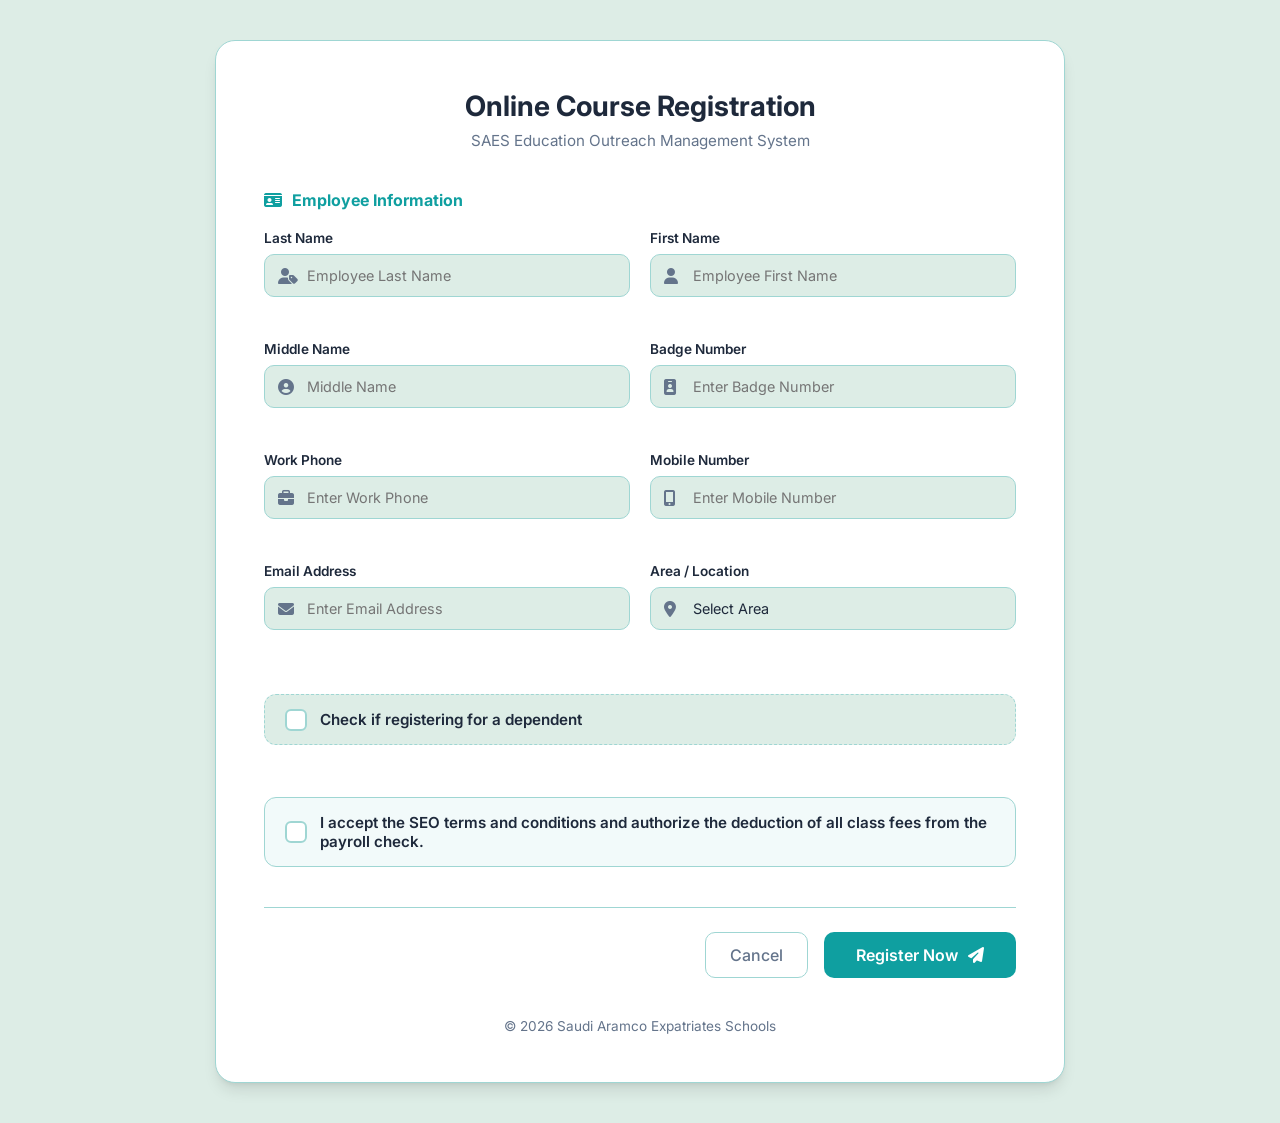
<file: registration.html>
<!DOCTYPE html>
<html lang="en">

<head>
    <meta charset="UTF-8">
    <meta name="viewport" content="width=device-width, initial-scale=1.0">
    <title>Student Registration - SAES Education Outreach</title>
    <!-- Fonts -->
    <link rel="preconnect" href="https://fonts.googleapis.com">
    <link rel="preconnect" href="https://fonts.gstatic.com" crossorigin>
    <link href="https://fonts.googleapis.com/css2?family=Inter:wght@400;500;600;700&display=swap" rel="stylesheet">
    <!-- Icons -->
    <link rel="stylesheet" href="https://cdnjs.cloudflare.com/ajax/libs/font-awesome/6.4.0/css/all.min.css">
    <link rel="icon" type="image/x-icon" href="assets/images/favicon.ico">
    <!-- Custom Style -->
    <link rel="stylesheet" href="assets/css/style.css">
</head>

<body class="registration-page">

    <div class="registration-container">
        <div class="registration-card">
            <div class="registration-header">
                <h1 class="registration-title">Online Course Registration</h1>
                <p class="registration-subtitle">SAES Education Outreach Management System</p>
            </div>

            <form class="registration-form" id="registrationForm">
                <!-- Employee / Sponsor Information -->
                <div class="form-section">
                    <h3 class="section-title"><i class="fas fa-id-card"></i> Employee Information</h3>
                    <div class="form-grid">
                        <div class="form-group">
                            <label for="empLastName">Last Name</label>
                            <div class="input-wrapper">
                                <i class="fas fa-user-tag"></i>
                                <input type="text" id="empLastName" placeholder="Employee Last Name" required>
                            </div>
                        </div>
                        <div class="form-group">
                            <label for="empFirstName">First Name</label>
                            <div class="input-wrapper">
                                <i class="fas fa-user"></i>
                                <input type="text" id="empFirstName" placeholder="Employee First Name" required>
                            </div>
                        </div>
                        <div class="form-group">
                            <label for="empMiddleName">Middle Name</label>
                            <div class="input-wrapper">
                                <i class="fas fa-user-circle"></i>
                                <input type="text" id="empMiddleName" placeholder="Middle Name">
                            </div>
                        </div>
                        <div class="form-group">
                            <label for="badgeNumber">Badge Number</label>
                            <div class="input-wrapper">
                                <i class="fas fa-id-badge"></i>
                                <input type="text" id="badgeNumber" placeholder="Enter Badge Number" required>
                            </div>
                        </div>
                        <div class="form-group">
                            <label for="workPhone">Work Phone</label>
                            <div class="input-wrapper">
                                <i class="fas fa-briefcase"></i>
                                <input type="tel" id="workPhone" placeholder="Enter Work Phone">
                            </div>
                        </div>
                        <div class="form-group">
                            <label for="mobile">Mobile Number</label>
                            <div class="input-wrapper">
                                <i class="fas fa-mobile-alt"></i>
                                <input type="tel" id="mobile" placeholder="Enter Mobile Number" required>
                            </div>
                        </div>
                        <div class="form-group">
                            <label for="email">Email Address</label>
                            <div class="input-wrapper">
                                <i class="fas fa-envelope"></i>
                                <input type="email" id="email" placeholder="Enter Email Address" required>
                            </div>
                        </div>
                        <div class="form-group">
                            <label for="area">Area / Location</label>
                            <div class="input-wrapper">
                                <i class="fas fa-map-marker-alt"></i>
                                <select id="area" required>
                                    <option value="" disabled selected>Select Area</option>
                                    <option value="Abqaiq">Abqaiq</option>
                                    <option value="Dhahran">Dhahran</option>
                                    <option value="Ras Tanura">Ras Tanura</option>
                                </select>
                            </div>
                        </div>
                    </div>
                </div>

                <!-- Conditional Dependent Toggle -->
                <div class="form-section checkbox-section">
                    <label class="checkbox-container">
                        <input type="checkbox" id="isDependent">
                        <span class="checkmark"></span>
                        Check if registering for a dependent
                    </label>
                </div>

                <!-- Dependent Information (Hidden by default) -->
                <div id="dependentFields" class="form-section dependent-fields">
                    <h3 class="section-title"><i class="fas fa-child"></i> Dependent Information</h3>
                    <div class="form-grid">
                        <div class="form-group">
                            <label for="studentLastName">Student Last Name</label>
                            <div class="input-wrapper">
                                <input type="text" id="studentLastName" placeholder="Student Last Name">
                            </div>
                        </div>
                        <div class="form-group">
                            <label for="studentFirstName">Student First Name</label>
                            <div class="input-wrapper">
                                <input type="text" id="studentFirstName" placeholder="Student First Name">
                            </div>
                        </div>
                        <div class="form-group">
                            <label for="studentAge">Age</label>
                            <div class="input-wrapper">
                                <input type="number" id="studentAge" placeholder="Enter Age">
                            </div>
                        </div>
                        <div class="form-group">
                            <label for="studentEmail">Student Email</label>
                            <div class="input-wrapper">
                                <input type="email" id="studentEmail" placeholder="Enter Student Email">
                            </div>
                        </div>
                        <div class="form-group">
                            <label for="relation">Relation to Employee</label>
                            <div class="input-wrapper">
                                <select id="relation">
                                    <option value="" disabled selected>Select Relation</option>
                                    <option value="child">Child</option>
                                    <option value="spouse">Spouse</option>
                                    <option value="other">Other</option>
                                </select>
                            </div>
                        </div>
                        <div class="form-group">
                            <label for="courseID">Course ID</label>
                            <div class="input-wrapper">
                                <select id="courseID">
                                    <option value="" disabled selected>Select Course</option>
                                    <option value="SEO-101">SEO-101: SEO Intro</option>
                                    <option value="KW-202">KW-202: Keyword Research</option>
                                    <option value="ONP-303">ONP-303: On-Page Strategy</option>
                                </select>
                            </div>
                        </div>
                        <div class="form-group">
                            <label for="session">Session</label>
                            <div class="input-wrapper">
                                <select id="session">
                                    <option value="" disabled selected>Select Session</option>
                                    <option value="Winter 2026">Winter 2026</option>
                                    <option value="Spring 2026">Spring 2026</option>
                                </select>
                            </div>
                        </div>
                    </div>
                </div>

                <!-- Terms and Conditions -->
                <div class="form-section checkbox-section terms-section">
                    <label class="checkbox-container">
                        <input type="checkbox" id="termsAccepted" required>
                        <span class="checkmark"></span>
                        I accept the SEO terms and conditions and authorize the deduction of all class fees from the
                        payroll check.
                    </label>
                </div>

                <div class="registration-actions">
                    <button type="button" class="btn-cancel" onclick="window.location.href='index.html'">Cancel</button>
                    <button type="submit" class="btn-submit">Register Now <i class="fas fa-paper-plane"></i></button>
                </div>
            </form>

            <div class="registration-footer">
                <p>&copy; 2026 Saudi Aramco Expatriates Schools</p>
            </div>
        </div>
    </div>

    <script>
        const isDependentCheckbox = document.getElementById('isDependent');
        const dependentFields = document.getElementById('dependentFields');
        const depInputs = dependentFields.querySelectorAll('input, select');

        isDependentCheckbox.addEventListener('change', () => {
            if (isDependentCheckbox.checked) {
                dependentFields.classList.add('show');
                depInputs.forEach(input => input.setAttribute('required', ''));
            } else {
                dependentFields.classList.remove('show');
                depInputs.forEach(input => input.removeAttribute('required'));
            }
        });

        document.getElementById('registrationForm').addEventListener('submit', (e) => {
            e.preventDefault();
            alert('Registration submitted successfully!');
            window.location.href = 'index.html';
        });
    </script>
</body>

</html>
</file>
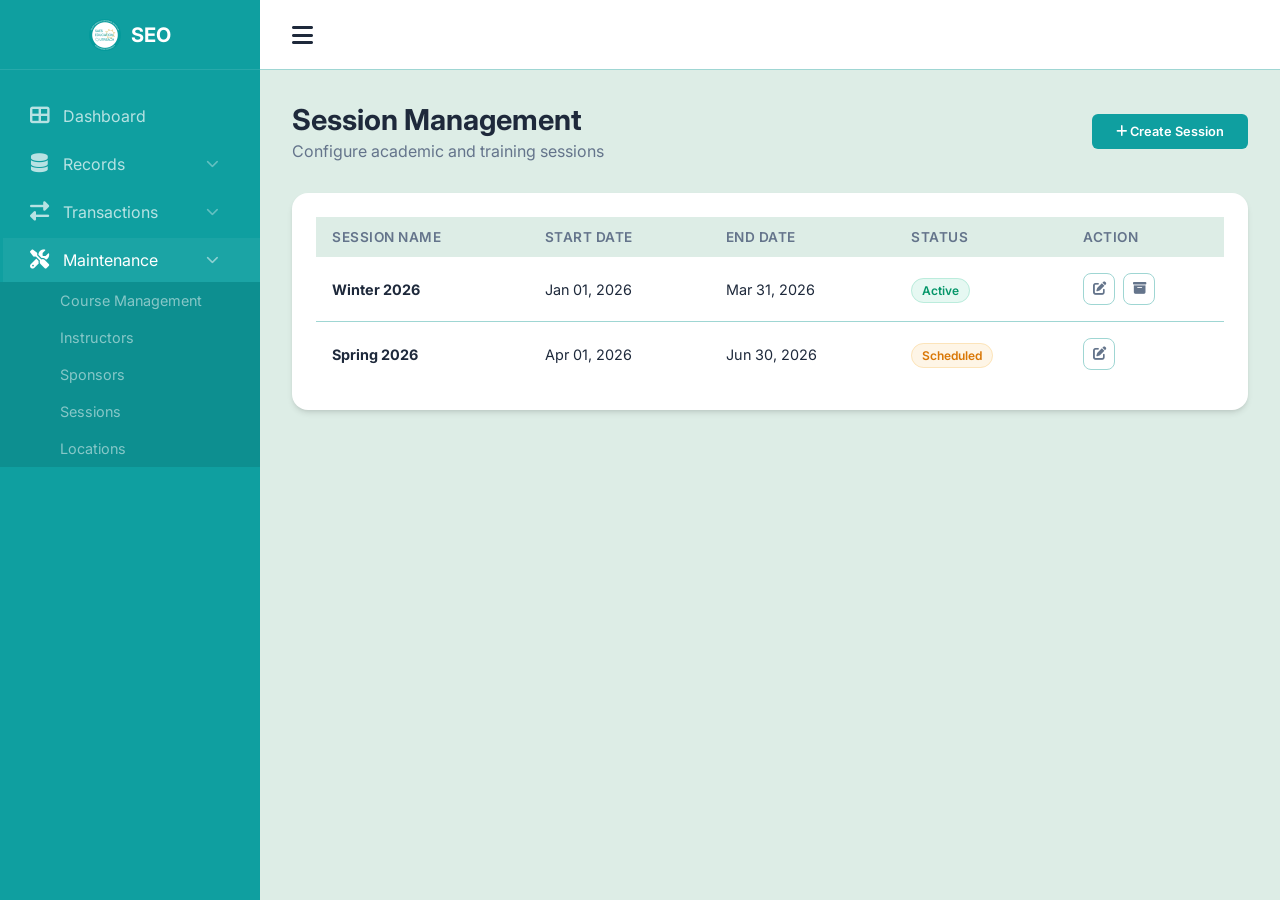
<file: sessions.html>
<!DOCTYPE html>
<html lang="en">

<head>
    <meta charset="UTF-8">
    <meta name="viewport" content="width=device-width, initial-scale=1.0">
    <title>Session Management - SAES Education Outreach</title>
    <!-- Fonts -->
    <link rel="preconnect" href="https://fonts.googleapis.com">
    <link rel="preconnect" href="https://fonts.gstatic.com" crossorigin>
    <link href="https://fonts.googleapis.com/css2?family=Inter:wght@400;500;600;700&display=swap" rel="stylesheet">
    <!-- Icons -->
    <link rel="stylesheet" href="https://cdnjs.cloudflare.com/ajax/libs/font-awesome/6.4.0/css/all.min.css">
    <link rel="icon" type="image/x-icon" href="assets/images/favicon.ico">
    <!-- Custom Style -->
    <link rel="stylesheet" href="assets/css/style.css">
</head>

<body>

    <div class="app-container">
        <!-- Sidebar -->
        <aside class="sidebar" id="sidebar">
            <div class="sidebar-header" style="justify-content: center; gap: 10px;">
                <img src="assets/images/logo.png" alt="SEO Logo" style="height: 32px;">
                <span class="logo-text">SEO</span>
                <button class="close-sidebar" id="closeSidebar">
                    <i class="fas fa-times"></i>
                </button>
            </div>

            <nav class="sidebar-nav">
                <div class="nav-item">
                    <a href="index.html" class="nav-link">
                        <i class="fas fa-th-large"></i>
                        <span class="nav-text">Dashboard</span>
                    </a>
                </div>

                <div class="nav-item">
                    <div class="nav-link" onclick="toggleSubmenu('records-sub')">
                        <i class="fas fa-database"></i>
                        <span class="nav-text">Records</span>
                        <i class="fas fa-chevron-down ml-auto" style="font-size: 0.8rem; opacity: 0.5;"></i>
                    </div>
                    <div class="submenu" id="records-sub">
                        <a href="records.html" class="submenu-link">Registration List</a>
                        <a href="#" class="submenu-link">User Records</a>
                        <a href="#" class="submenu-link">System Logs</a>
                    </div>
                </div>

                <div class="nav-item">
                    <div class="nav-link" onclick="toggleSubmenu('trans-sub')">
                        <i class="fas fa-exchange-alt"></i>
                        <span class="nav-text">Transactions</span>
                        <i class="fas fa-chevron-down ml-auto" style="font-size: 0.8rem; opacity: 0.5;"></i>
                    </div>
                    <div class="submenu" id="trans-sub">
                        <a href="registration.html" class="submenu-link">Course Registration</a>
                        <a href="#" class="submenu-link">Recent Payments</a>
                        <a href="#" class="submenu-link">Invoices</a>
                    </div>
                </div>

                <div class="nav-item">
                    <div class="nav-link active" onclick="toggleSubmenu('maint-sub')">
                        <i class="fas fa-tools"></i>
                        <span class="nav-text">Maintenance</span>
                        <i class="fas fa-chevron-down ml-auto" style="font-size: 0.8rem; opacity: 0.5;"></i>
                    </div>
                    <div class="submenu open" id="maint-sub">
                        <a href="courses.html" class="submenu-link">Course Management</a>
                        <a href="instructors.html" class="submenu-link">Instructors</a>
                        <a href="sponsors.html" class="submenu-link">Sponsors</a>
                        <a href="sessions.html" class="submenu-link active">Sessions</a>
                        <a href="locations.html" class="submenu-link">Locations</a>
                    </div>
                </div>
            </nav>
        </aside>

        <div class="main-wrapper">
            <header class="header">
                <div class="header-left">
                    <button class="toggle-btn" id="toggleBtn"><i class="fas fa-bars"></i></button>
                </div>
            </header>

            <main class="content">
                <div style="display: flex; justify-content: space-between; align-items: center; margin-bottom: 32px;">
                    <div>
                        <h1 style="font-size: 1.8rem; font-weight: 700; margin-bottom: 4px;">Session Management</h1>
                        <p style="color: var(--text-muted);">Configure academic and training sessions</p>
                    </div>
                    <button class="btn-process" style="padding: 10px 24px;"><i class="fas fa-plus"></i> Create
                        Session</button>
                </div>

                <div class="card-section">
                    <div class="table-responsive">
                        <table class="data-table">
                            <thead>
                                <tr>
                                    <th>Session Name</th>
                                    <th>Start Date</th>
                                    <th>End Date</th>
                                    <th>Status</th>
                                    <th>Action</th>
                                </tr>
                            </thead>
                            <tbody>
                                <tr>
                                    <td class="text-bold">Winter 2026</td>
                                    <td>Jan 01, 2026</td>
                                    <td>Mar 31, 2026</td>
                                    <td><span class="badge status-approved">Active</span></td>
                                    <td>
                                        <div class="action-buttons">
                                            <button class="btn-icon"><i class="fas fa-edit"></i></button>
                                            <button class="btn-icon"><i class="fas fa-archive"></i></button>
                                        </div>
                                    </td>
                                </tr>
                                <tr>
                                    <td class="text-bold">Spring 2026</td>
                                    <td>Apr 01, 2026</td>
                                    <td>Jun 30, 2026</td>
                                    <td><span class="badge status-pending">Scheduled</span></td>
                                    <td>
                                        <div class="action-buttons">
                                            <button class="btn-icon"><i class="fas fa-edit"></i></button>
                                        </div>
                                    </td>
                                </tr>
                            </tbody>
                        </table>
                    </div>
                </div>
            </main>
        </div>
    </div>

    <script>
        const sidebar = document.getElementById('sidebar');
        const toggleBtn = document.getElementById('toggleBtn');
        toggleBtn.addEventListener('click', () => sidebar.classList.toggle('collapsed'));
        function toggleSubmenu(id) { document.getElementById(id).classList.toggle('open'); }
    </script>
</body>

</html>
</file>
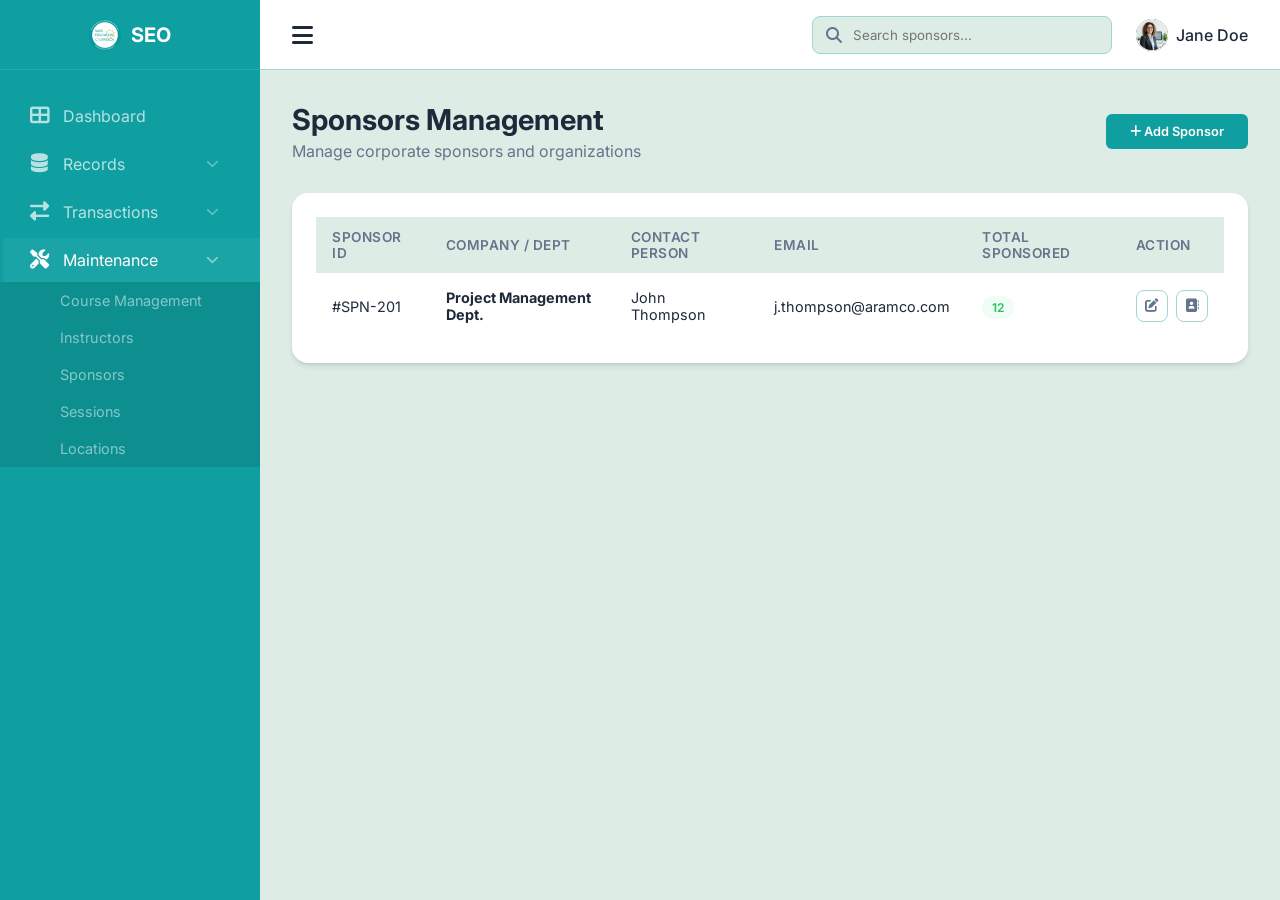
<file: sponsors.html>
<!DOCTYPE html>
<html lang="en">

<head>
    <meta charset="UTF-8">
    <meta name="viewport" content="width=device-width, initial-scale=1.0">
    <title>Sponsors Management - SAES Education Outreach</title>
    <!-- Fonts -->
    <link rel="preconnect" href="https://fonts.googleapis.com">
    <link rel="preconnect" href="https://fonts.gstatic.com" crossorigin>
    <link href="https://fonts.googleapis.com/css2?family=Inter:wght@400;500;600;700&display=swap" rel="stylesheet">
    <!-- Icons -->
    <link rel="stylesheet" href="https://cdnjs.cloudflare.com/ajax/libs/font-awesome/6.4.0/css/all.min.css">
    <link rel="icon" type="image/x-icon" href="assets/images/favicon.ico">
    <!-- Custom Style -->
    <link rel="stylesheet" href="assets/css/style.css">
</head>

<body>

    <div class="app-container">
        <!-- Sidebar -->
        <aside class="sidebar" id="sidebar">
            <div class="sidebar-header" style="justify-content: center; gap: 10px;">
                <img src="assets/images/logo.png" alt="SEO Logo" style="height: 32px;">
                <span class="logo-text">SEO</span>
                <button class="close-sidebar" id="closeSidebar">
                    <i class="fas fa-times"></i>
                </button>
            </div>

            <nav class="sidebar-nav">
                <div class="nav-item">
                    <a href="index.html" class="nav-link">
                        <i class="fas fa-th-large"></i>
                        <span class="nav-text">Dashboard</span>
                    </a>
                </div>

                <div class="nav-item">
                    <div class="nav-link" onclick="toggleSubmenu('records-sub')">
                        <i class="fas fa-database"></i>
                        <span class="nav-text">Records</span>
                        <i class="fas fa-chevron-down ml-auto" style="font-size: 0.8rem; opacity: 0.5;"></i>
                    </div>
                    <div class="submenu" id="records-sub">
                        <a href="records.html" class="submenu-link">Registration List</a>
                        <a href="#" class="submenu-link">User Records</a>
                        <a href="#" class="submenu-link">System Logs</a>
                    </div>
                </div>

                <div class="nav-item">
                    <div class="nav-link" onclick="toggleSubmenu('trans-sub')">
                        <i class="fas fa-exchange-alt"></i>
                        <span class="nav-text">Transactions</span>
                        <i class="fas fa-chevron-down ml-auto" style="font-size: 0.8rem; opacity: 0.5;"></i>
                    </div>
                    <div class="submenu" id="trans-sub">
                        <a href="registration.html" class="submenu-link">Course Registration</a>
                        <a href="#" class="submenu-link">Recent Payments</a>
                        <a href="#" class="submenu-link">Invoices</a>
                    </div>
                </div>

                <div class="nav-item">
                    <div class="nav-link active" onclick="toggleSubmenu('maint-sub')">
                        <i class="fas fa-tools"></i>
                        <span class="nav-text">Maintenance</span>
                        <i class="fas fa-chevron-down ml-auto" style="font-size: 0.8rem; opacity: 0.5;"></i>
                    </div>
                    <div class="submenu open" id="maint-sub">
                        <a href="courses.html" class="submenu-link">Course Management</a>
                        <a href="instructors.html" class="submenu-link">Instructors</a>
                        <a href="sponsors.html" class="submenu-link active">Sponsors</a>
                        <a href="sessions.html" class="submenu-link">Sessions</a>
                        <a href="locations.html" class="submenu-link">Locations</a>
                    </div>
                </div>
            </nav>
        </aside>

        <!-- Main Wrapper -->
        <div class="main-wrapper">
            <header class="header">
                <div class="header-left">
                    <button class="toggle-btn" id="toggleBtn">
                        <i class="fas fa-bars"></i>
                    </button>
                </div>
                <div class="header-right">
                    <div class="search-bar">
                        <i class="fas fa-search"></i>
                        <input type="text" placeholder="Search sponsors...">
                    </div>
                    <div class="user-menu-container">
                        <div class="user-profile" id="userProfile"
                            style="display: flex; align-items: center; gap: 8px; cursor: pointer;">
                            <img src="assets/images/avatar.png" alt="Profile" class="user-img"
                                style="width: 32px; height: 32px; border-radius: 50%;">
                            <span class="d-none d-md-inline" style="font-weight: 500;">Jane Doe</span>
                        </div>
                    </div>
                </div>
            </header>

            <main class="content">
                <div style="display: flex; justify-content: space-between; align-items: center; margin-bottom: 32px;">
                    <div>
                        <h1 style="font-size: 1.8rem; font-weight: 700; margin-bottom: 4px;">Sponsors Management</h1>
                        <p style="color: var(--text-muted);">Manage corporate sponsors and organizations</p>
                    </div>
                    <button class="btn-process" style="padding: 10px 24px;"><i class="fas fa-plus"></i> Add
                        Sponsor</button>
                </div>

                <div class="card-section">
                    <div class="table-responsive">
                        <table class="data-table">
                            <thead>
                                <tr>
                                    <th>Sponsor ID</th>
                                    <th>Company / Dept</th>
                                    <th>Contact Person</th>
                                    <th>Email</th>
                                    <th>Total Sponsored</th>
                                    <th>Action</th>
                                </tr>
                            </thead>
                            <tbody>
                                <tr>
                                    <td><span class="text-muted">#SPN-201</span></td>
                                    <td class="text-bold">Project Management Dept.</td>
                                    <td>John Thompson</td>
                                    <td>j.thompson@aramco.com</td>
                                    <td><span class="badge enrollees">12</span></td>
                                    <td>
                                        <div class="action-buttons">
                                            <button class="btn-icon"><i class="fas fa-edit"></i></button>
                                            <button class="btn-icon"><i class="fas fa-address-book"></i></button>
                                        </div>
                                    </td>
                                </tr>
                            </tbody>
                        </table>
                    </div>
                </div>
            </main>
        </div>
    </div>

    <script>
        const sidebar = document.getElementById('sidebar');
        const toggleBtn = document.getElementById('toggleBtn');
        toggleBtn.addEventListener('click', () => sidebar.classList.toggle('collapsed'));
        function toggleSubmenu(id) { document.getElementById(id).classList.toggle('open'); }
    </script>
</body>

</html>
</file>
<file: assets/css/style.css>
:root {
    --primary: #0f9fa0;
    /* Blue Chill */
    --primary-hover: #56babc;
    /* Fountain Blue */
    --secondary: #56babc;
    /* Fountain Blue */
    --bg-main: #ddede6;
    /* Harp */
    --bg-card: #ffffff;
    --sidebar-bg: #0f9fa0;
    /* Blue Chill */
    --sidebar-width: 260px;
    --sidebar-collapsed-width: 80px;
    --header-height: 70px;
    --footer-height: 60px;
    --transition: all 0.3s cubic-bezier(0.4, 0, 0.2, 1);
    --shadow: 0 4px 6px -1px rgb(0 0 0 / 0.1), 0 2px 4px -2px rgb(0 0 0 / 0.1);
    --shadow-lg: 0 10px 15px -3px rgb(0 0 0 / 0.1), 0 4px 6px -4px rgb(0 0 0 / 0.1);
    --text-main: #1e293b;
    --text-muted: #64748b;
    --border: #9fd6d3;
    /* Sinbad */
}

* {
    margin: 0;
    padding: 0;
    box-sizing: border-box;
    font-family: 'Inter', system-ui, -apple-system, sans-serif;
}

body {
    background-color: var(--bg-main);
    color: var(--text-main);
    overflow-x: hidden;
}

/* Layout */
.app-container {
    display: flex;
    min-height: 100vh;
}

/* Sidebar */
.sidebar {
    width: var(--sidebar-width);
    background: var(--sidebar-bg);
    color: white;
    height: 100vh;
    position: fixed;
    left: 0;
    top: 0;
    z-index: 1000;
    transition: var(--transition);
    display: flex;
    flex-direction: column;
    overflow-x: hidden;
}

.sidebar::-webkit-scrollbar {
    display: none;
}

.sidebar {
    -ms-overflow-style: none;
    scrollbar-width: none;
}

.sidebar.collapsed {
    width: var(--sidebar-collapsed-width);
}

.sidebar-header {
    height: var(--header-height);
    display: flex;
    align-items: center;
    padding: 0 24px;
    border-bottom: 1px solid rgba(255, 255, 255, 0.1);
    justify-content: space-between;
}

.close-sidebar {
    background: none;
    border: none;
    color: white;
    font-size: 1.5rem;
    cursor: pointer;
    display: none;
    align-items: center;
    justify-content: center;
}

.logo-text {
    font-size: 1.25rem;
    font-weight: 700;
    white-space: nowrap;
    opacity: 1;
    transition: var(--transition);
}

.sidebar.collapsed .logo-text {
    display: none;
}

.sidebar-nav {
    flex: 1;
    padding: 24px 0;
    overflow-y: auto;
}

.sidebar-nav::-webkit-scrollbar {
    display: none;
}

.sidebar-nav {
    -ms-overflow-style: none;
    scrollbar-width: none;
}

.nav-item {
    margin-bottom: 4px;
}

.nav-link {
    display: flex;
    align-items: center;
    padding: 12px 24px;
    color: rgba(255, 255, 255, 0.7);
    text-decoration: none;
    transition: var(--transition);
    border-left: 3px solid transparent;
    cursor: pointer;
}

.nav-link:hover,
.nav-link.active {
    background: rgba(255, 255, 255, 0.05);
    color: white;
    border-left-color: var(--primary);
}

.nav-link i {
    width: 24px;
    font-size: 1.2rem;
    margin-right: 12px;
    display: flex;
    justify-content: center;
}

.nav-text {
    flex: 1;
    white-space: nowrap;
    transition: var(--transition);
}

.sidebar.collapsed .nav-text {
    opacity: 0;
    pointer-events: none;
}

/* Submenu */
.submenu {
    max-height: 0;
    overflow: hidden;
    transition: max-height 0.4s ease-out;
    background: rgba(0, 0, 0, 0.1);
}

.submenu.open {
    max-height: 200px;
    /* Adjust as needed */
}

.submenu-link {
    padding: 10px 24px 10px 60px;
    display: block;
    color: rgba(255, 255, 255, 0.5);
    text-decoration: none;
    font-size: 0.9rem;
    transition: var(--transition);
}

.submenu-link:hover {
    color: white;
}

.sidebar.collapsed .submenu {
    max-height: 0;
    overflow: hidden;
}

.sidebar.collapsed .sidebar-header {
    padding: 0;
    justify-content: center;
}

.sidebar.collapsed .sidebar-header img {
    margin: 0;
}

/* Main Content Area */
.main-wrapper {
    flex: 1;
    margin-left: var(--sidebar-width);
    transition: var(--transition);
    display: flex;
    flex-direction: column;
}

.sidebar.collapsed+.main-wrapper {
    margin-left: var(--sidebar-collapsed-width);
}

/* Header */
.header {
    height: var(--header-height);
    background: var(--bg-card);
    display: flex;
    align-items: center;
    justify-content: space-between;
    padding: 0 32px;
    border-bottom: 1px solid var(--border);
    position: sticky;
    top: 0;
    z-index: 900;
}

.header-left {
    display: flex;
    align-items: center;
    gap: 20px;
}

.toggle-btn {
    background: none;
    border: none;
    color: var(--text-main);
    font-size: 1.5rem;
    cursor: pointer;
    display: flex;
    align-items: center;
    justify-content: center;
}

.search-bar {
    position: relative;
    width: 300px;
}

.search-bar input {
    width: 100%;
    padding: 10px 16px 10px 40px;
    border-radius: 8px;
    border: 1px solid var(--border);
    background: var(--bg-main);
}

.search-bar i {
    position: absolute;
    left: 14px;
    top: 50%;
    transform: translateY(-50%);
    color: var(--text-muted);
}

.header-right {
    display: flex;
    align-items: center;
    gap: 24px;
}

.user-profile {
    display: flex;
    align-items: center;
    gap: 12px;
    cursor: pointer;
}

.user-img {
    width: 40px;
    height: 40px;
    border-radius: 50%;
    object-fit: cover;
}

.profile-arrow {
    font-size: 0.8rem;
    color: var(--text-muted);
    transition: var(--transition);
}

.user-profile:hover .profile-arrow {
    color: var(--primary);
}

/* User Menu Dropdown */
.user-menu-container {
    position: relative;
}

.profile-dropdown {
    position: absolute;
    top: calc(100% + 10px);
    right: 0;
    width: 240px;
    background: var(--bg-card);
    border-radius: 12px;
    box-shadow: var(--shadow-lg);
    border: 1px solid var(--border);
    padding: 8px 0;
    opacity: 0;
    visibility: hidden;
    transform: translateY(10px);
    transition: var(--transition);
    z-index: 1000;
}

.profile-dropdown.show {
    opacity: 1;
    visibility: visible;
    transform: translateY(0);
}

.dropdown-header {
    padding: 12px 20px;
}

.dropdown-header p {
    font-weight: 600;
    color: var(--text-main);
    font-size: 0.95rem;
    margin-bottom: 2px;
}

.dropdown-header span {
    font-size: 0.8rem;
    color: var(--text-muted);
}

.dropdown-divider {
    height: 1px;
    background: var(--border);
    margin: 8px 0;
    opacity: 0.5;
}

.dropdown-item {
    display: flex;
    align-items: center;
    gap: 12px;
    padding: 10px 20px;
    text-decoration: none;
    color: var(--text-main);
    font-size: 0.9rem;
    transition: background 0.2s ease;
}

.dropdown-item:hover {
    background: var(--bg-main);
    color: var(--primary);
}

.dropdown-item i {
    width: 18px;
    font-size: 1rem;
    color: var(--text-muted);
}

.dropdown-item:hover i {
    color: var(--primary);
}

.logout-link:hover {
    background: #fef2f2;
    color: #ef4444;
}

.logout-link:hover i {
    color: #ef4444;
}

/* Main Content */
.content {
    padding: 32px;
    flex: 1;
    display: flex;
    flex-direction: column;
}

.app-footer {
    margin-top: auto;
    padding: 24px 0 0 0;
    border-top: 1px solid var(--border);
    display: flex;
    justify-content: center;
    align-items: center;
}

.app-footer p {
    color: var(--text-muted);
    font-size: 0.85rem;
    font-weight: 500;
    opacity: 0.8;
}

/* Session Badge */
.session-badge {
    display: flex;
    align-items: center;
    gap: 12px;
    padding: 10px 20px;
    background: var(--bg-card);
    border: 1px solid var(--border);
    border-radius: 12px;
    box-shadow: var(--shadow);
    color: var(--text-main);
    font-size: 0.9rem;
}

.session-badge i {
    color: var(--primary);
    font-size: 1.1rem;
}

.session-badge strong {
    color: var(--primary);
    font-weight: 600;
}

/* Card Section & Tables */
.card-section {
    background: var(--bg-card);
    border-radius: 16px;
    box-shadow: var(--shadow);
    padding: 24px;
    margin-bottom: 32px;
}

.card-header {
    display: flex;
    justify-content: space-between;
    align-items: center;
    margin-bottom: 20px;
}

.card-title {
    font-size: 1.1rem;
    font-weight: 700;
    color: var(--text-main);
}

.table-responsive {
    overflow-x: auto;
}

.data-table {
    width: 100%;
    border-collapse: collapse;
    text-align: left;
}

.data-table th {
    padding: 12px 16px;
    background: var(--bg-main);
    color: var(--text-muted);
    font-size: 0.85rem;
    font-weight: 600;
    text-transform: uppercase;
    letter-spacing: 0.5px;
}

.data-table td {
    padding: 16px;
    border-bottom: 1px solid var(--border);
    font-size: 0.9rem;
    color: var(--text-main);
}

.data-table tr:last-child td {
    border-bottom: none;
}

.data-table tr:hover {
    background: rgba(15, 159, 160, 0.05);
    /* Transition to primary light */
}

/* Badges & Buttons */
.badge {
    padding: 4px 10px;
    border-radius: 20px;
    font-size: 0.75rem;
    font-weight: 600;
}

.badge.code {
    background: #eef2ff;
    color: var(--primary);
}

.badge.enrollees {
    background: #f0fdf4;
    color: #22c55e;
}

.text-bold {
    font-weight: 700;
}

.btn-outline {
    padding: 8px 16px;
    background: transparent;
    border: 1px solid var(--border);
    border-radius: 8px;
    font-size: 0.85rem;
    font-weight: 600;
    cursor: pointer;
    transition: var(--transition);
}

.btn-outline:hover {
    background: var(--primary);
    color: white;
    border-color: var(--primary);
}

.btn-process {
    padding: 6px 14px;
    background: var(--primary);
    color: white;
    border: none;
    border-radius: 6px;
    font-size: 0.8rem;
    font-weight: 600;
    cursor: pointer;
    transition: var(--transition);
}

.btn-process:hover {
    background: var(--primary-hover);
    transform: translateY(-1px);
    box-shadow: 0 2px 4px rgba(0, 0, 0, 0.1);
}

/* Back to Top Button */
.back-to-top {
    position: fixed;
    bottom: 30px;
    right: 30px;
    width: 45px;
    height: 45px;
    background: var(--primary);
    color: white;
    border: none;
    border-radius: 50%;
    display: flex;
    align-items: center;
    justify-content: center;
    font-size: 1.1rem;
    cursor: pointer;
    box-shadow: var(--shadow-lg);
    opacity: 0;
    visibility: hidden;
    transform: translateY(10px);
    transition: var(--transition);
    z-index: 1000;
}

.back-to-top.show {
    opacity: 1;
    visibility: visible;
    transform: translateY(0);
}

.back-to-top:hover {
    background: var(--primary-hover);
    transform: translateY(-5px);
    box-shadow: 0 15px 20px -5px rgba(15, 159, 160, 0.3);
}

/* Stats Cards */
.stats-grid {
    display: grid;
    grid-template-columns: repeat(auto-fit, minmax(240px, 1fr));
    gap: 24px;
    margin-bottom: 32px;
}

.stat-card {
    background: var(--bg-card);
    padding: 24px;
    border-radius: 16px;
    box-shadow: var(--shadow);
    transition: transform 0.3s ease;
}

.stat-card:hover {
    transform: translateY(-5px);
}

/* Login Page */
.login-page {
    background: var(--bg-main);
    display: flex;
    align-items: center;
    justify-content: center;
    min-height: 100vh;
    padding: 20px;
}

.login-container {
    width: 100%;
    max-width: 420px;
}

.login-card {
    background: var(--bg-card);
    border-radius: 20px;
    box-shadow: var(--shadow-lg);
    padding: 40px;
    border: 1px solid var(--border);
}

.login-header {
    text-align: center;
    margin-bottom: 32px;
}

.login-logo {
    height: 48px;
    margin-bottom: 16px;
}

.login-title {
    font-size: 1.25rem;
    font-weight: 700;
    color: var(--text-main);
    margin-bottom: 4px;
}

.login-subtitle {
    font-size: 0.9rem;
    color: var(--text-muted);
}

.form-group {
    margin-bottom: 24px;
}

.form-group label {
    display: block;
    font-size: 0.85rem;
    font-weight: 600;
    color: var(--text-main);
    margin-bottom: 8px;
}

.input-wrapper {
    position: relative;
    display: flex;
    align-items: center;
}

.input-wrapper i:first-child {
    position: absolute;
    left: 14px;
    color: var(--text-muted);
    font-size: 1rem;
}

.input-wrapper input {
    width: 100%;
    padding: 12px 42px 12px 42px;
    /* Balanced padding for icons */
    border-radius: 10px;
    border: 1px solid var(--border);
    background: var(--bg-main);
    font-size: 0.9rem;
    transition: var(--transition);
}

.input-wrapper input:focus {
    outline: none;
    border-color: var(--primary);
    background: white;
    box-shadow: 0 0 0 3px rgba(15, 159, 160, 0.1);
}

.password-toggle {
    position: absolute;
    right: 14px;
    top: 50%;
    transform: translateY(-50%);
    background: none;
    border: none;
    color: var(--text-muted);
    cursor: pointer;
    font-size: 1rem;
    padding: 0;
    display: flex;
    align-items: center;
    justify-content: center;
    transition: var(--transition);
    height: 100%;
    /* Ensure it's vertically clickable */
    width: 32px;
}

.password-toggle:hover {
    color: var(--primary);
}

.forgot-link {
    font-size: 0.8rem;
    color: var(--primary);
    text-decoration: none;
    font-weight: 500;
    transition: var(--transition);
}

.forgot-link:hover {
    color: var(--primary-hover);
    text-decoration: underline;
}

.login-btn {
    width: 100%;
    padding: 14px;
    background: var(--primary);
    color: white;
    border: none;
    border-radius: 10px;
    font-size: 1rem;
    font-weight: 600;
    cursor: pointer;
    display: flex;
    align-items: center;
    justify-content: center;
    gap: 10px;
    transition: var(--transition);
    margin-top: 8px;
}


.login-btn:hover {
    background: var(--primary-hover);
    transform: translateY(-1px);
    box-shadow: 0 4px 12px rgba(15, 159, 160, 0.2);
}

.reset-btn {
    width: 100%;
    padding: 14px;
    background: var(--text-main);
    color: white;
    border: none;
    border-radius: 10px;
    font-size: 1rem;
    font-weight: 600;
    cursor: pointer;
    display: flex;
    align-items: center;
    justify-content: center;
    gap: 10px;
    transition: var(--transition);
    margin-top: 8px;
}

.reset-btn:hover {
    background: var(--secondary);
    transform: translateY(-1px);;
    box-shadow: 0 4px 12px rgba(15, 159, 160, 0.2);
}
.login-btn i {
    font-size: 0.9rem;
}

.login-footer {
    margin-top: 32px;
    text-align: center;
}

.login-footer p {
    font-size: 0.8rem;
    color: var(--text-muted);
}

/* Registration Page Styles */
.registration-page {
    background: var(--bg-main);
    display: flex;
    align-items: center;
    justify-content: center;
    min-height: 100vh;
    padding: 40px 20px;
}

.registration-container {
    width: 100%;
    max-width: 850px;
}

.registration-card {
    background: var(--bg-card);
    border-radius: 20px;
    box-shadow: var(--shadow-lg);
    padding: 48px;
    border: 1px solid var(--border);
}

.registration-header {
    text-align: center;
    margin-bottom: 40px;
}

.registration-title {
    font-size: 1.75rem;
    font-weight: 700;
    color: var(--text-main);
    margin-bottom: 8px;
}

.registration-subtitle {
    font-size: 0.95rem;
    color: var(--text-muted);
}

.form-section {
    margin-bottom: 32px;
    padding-bottom: 8px;
}

.section-title {
    font-size: 1rem;
    font-weight: 700;
    color: var(--primary);
    margin-bottom: 20px;
    display: flex;
    align-items: center;
    gap: 10px;
}

.form-grid {
    display: grid;
    grid-template-columns: repeat(2, 1fr);
    gap: 20px;
}

/* Checkbox Styling */
.checkbox-section {
    padding: 15px 20px;
    background: var(--bg-main);
    border-radius: 12px;
    border: 1px dashed var(--border);
}

.checkbox-container {
    display: block;
    position: relative;
    padding-left: 35px;
    cursor: pointer;
    font-size: 0.95rem;
    font-weight: 600;
    color: var(--text-main);
    user-select: none;
}

.checkbox-container input {
    position: absolute;
    opacity: 0;
    cursor: pointer;
    height: 0;
    width: 0;
}

.checkmark {
    position: absolute;
    top: 50%;
    left: 0;
    transform: translateY(-50%);
    height: 22px;
    width: 22px;
    background-color: white;
    border: 2px solid var(--border);
    border-radius: 6px;
    transition: var(--transition);
}

.checkbox-container:hover input~.checkmark {
    border-color: var(--primary);
}

.checkbox-container input:checked~.checkmark {
    background-color: var(--primary);
    border-color: var(--primary);
}

.checkmark:after {
    content: "";
    position: absolute;
    display: none;
}

.checkbox-container input:checked~.checkmark:after {
    display: block;
}

.checkbox-container .checkmark:after {
    left: 7px;
    top: 3px;
    width: 5px;
    height: 10px;
    border: solid white;
    border-width: 0 2px 2px 0;
    transform: rotate(45deg);
}

/* Dependent Fields Visibility */
.dependent-fields {
    max-height: 0;
    opacity: 0;
    overflow: hidden;
    transition: all 0.4s ease-out;
    margin-bottom: 0;
    padding-bottom: 0;
}

.dependent-fields.show {
    max-height: 1000px;
    opacity: 1;
    margin-bottom: 32px;
    padding-bottom: 8px;
}

.terms-section {
    margin-top: 20px;
    background: rgba(15, 159, 160, 0.05);
    border-style: solid;
}

.registration-actions {
    display: flex;
    justify-content: flex-end;
    gap: 16px;
    margin-top: 40px;
    padding-top: 24px;
    border-top: 1px solid var(--border);
}

.btn-submit {
    padding: 12px 32px;
    background: var(--primary);
    color: white;
    border: none;
    border-radius: 10px;
    font-size: 1rem;
    font-weight: 600;
    cursor: pointer;
    display: flex;
    align-items: center;
    justify-content: center;
    gap: 10px;
    transition: var(--transition);
}

.btn-submit:hover {
    background: var(--primary-hover);
    transform: translateY(-1px);
    box-shadow: 0 4px 12px rgba(15, 159, 160, 0.2);
}

.btn-cancel {
    padding: 12px 24px;
    background: white;
    color: var(--text-muted);
    border: 1px solid var(--border);
    border-radius: 10px;
    font-size: 1rem;
    font-weight: 500;
    cursor: pointer;
    transition: var(--transition);
}

.btn-cancel:hover {
    background: var(--bg-main);
    color: var(--text-main);
}

.registration-footer {
    margin-top: 40px;
    text-align: center;
}

.registration-footer p {
    font-size: 0.85rem;
    color: var(--text-muted);
}

/* Input select adjustments for registration */
.input-wrapper select {
    width: 100%;
    padding: 12px 14px 12px 42px;
    border-radius: 10px;
    border: 1px solid var(--border);
    background: var(--bg-main);
    font-size: 0.9rem;
    appearance: none;
    cursor: pointer;
    transition: var(--transition);
    color: var(--text-main);
}

.input-wrapper select:focus {
    outline: none;
    border-color: var(--primary);
    background: white;
    box-shadow: 0 0 0 3px rgba(15, 159, 160, 0.1);
}

@media (max-width: 768px) {
    .registration-card {
        padding: 32px 24px;
    }

    .form-grid {
        grid-template-columns: 1fr;
    }

    .form-grid>.form-group:only-child {
        grid-column: span 1;
    }

    .registration-actions {
        flex-direction: column-reverse;
    }

    .btn-submit,
    .btn-cancel {
        width: 100%;
    }
}

/* Responsive */
@media (max-width: 1024px) {
    .sidebar {
        left: -100%;
    }

    .sidebar.mobile-open {
        left: 0;
    }

    .main-wrapper {
        margin-left: 0 !important;
    }

    .search-bar {
        display: none;
    }

    .close-sidebar {
        display: flex;
    }
}

/* Records Page Specific Styles */
.filter-bar {
    display: flex;
    flex-wrap: nowrap;
    gap: 20px;
    align-items: flex-end;
}

.filter-group {
    display: flex;
    flex-direction: column;
    gap: 8px;
    flex: 1;
}

.filter-group label {
    font-size: 0.85rem;
    font-weight: 600;
    color: var(--text-muted);
}

.filter-select {
    padding: 10px 14px;
    border-radius: 10px;
    border: 1px solid var(--border);
    background: white;
    font-size: 0.9rem;
    color: var(--text-main);
    transition: var(--transition);
    cursor: pointer;
    width: 100%;
}

.filter-select:focus {
    outline: none;
    border-color: var(--primary);
    box-shadow: 0 0 0 3px rgba(15, 159, 160, 0.1);
}

/* Status Badges */
.status-pending {
    background: rgba(245, 158, 11, 0.1);
    color: #d97706;
    border: 1px solid rgba(245, 158, 11, 0.2);
}

.status-approved {
    background: rgba(16, 185, 129, 0.1);
    color: #059669;
    border: 1px solid rgba(16, 185, 129, 0.2);
}

.status-rejected {
    background: rgba(239, 68, 68, 0.1);
    color: #dc2626;
    border: 1px solid rgba(239, 68, 68, 0.2);
}

/* Table Footer & Action Icons */
.table-footer {
    display: flex;
    justify-content: space-between;
    align-items: center;
    padding: 20px 0 0;
    margin-top: 20px;
    border-top: 1px solid var(--border);
}

.pagination {
    display: flex;
    align-items: center;
    gap: 8px;
}

.page-number {
    width: 32px;
    height: 32px;
    display: flex;
    align-items: center;
    justify-content: center;
    border-radius: 8px;
    font-size: 0.9rem;
    font-weight: 600;
    cursor: pointer;
    transition: var(--transition);
    color: var(--text-muted);
}

.page-number.active {
    background: var(--primary);
    color: white;
}

.page-number:hover:not(.active) {
    background: var(--bg-main);
    color: var(--text-main);
}

.action-buttons {
    display: flex;
    gap: 8px;
}

.btn-icon {
    width: 32px;
    height: 32px;
    border-radius: 8px;
    border: 1px solid var(--border);
    background: white;
    color: var(--text-muted);
    display: flex;
    align-items: center;
    justify-content: center;
    cursor: pointer;
    transition: var(--transition);
}

.btn-icon:hover:not([disabled]) {
    border-color: var(--primary);
    color: var(--primary);
    background: rgba(15, 159, 160, 0.05);
}

.btn-icon.approve:hover {
    border-color: #10b981;
    color: #10b981;
    background: rgba(16, 185, 129, 0.05);
}

.btn-icon.reject:hover {
    border-color: #ef4444;
    color: #ef4444;
    background: rgba(239, 68, 68, 0.05);
}

.btn-icon[disabled] {
    opacity: 0.5;
    cursor: not-allowed;
}

@media (max-width: 768px) {
    .filter-bar {
        flex-direction: column;
        align-items: stretch;
        gap: 16px;
    }

    .filter-group {
        width: 100%;
        min-width: 0;
    }

    .filter-actions,
    .filter-actions button {
        width: 100%;
    }
}
</file>
